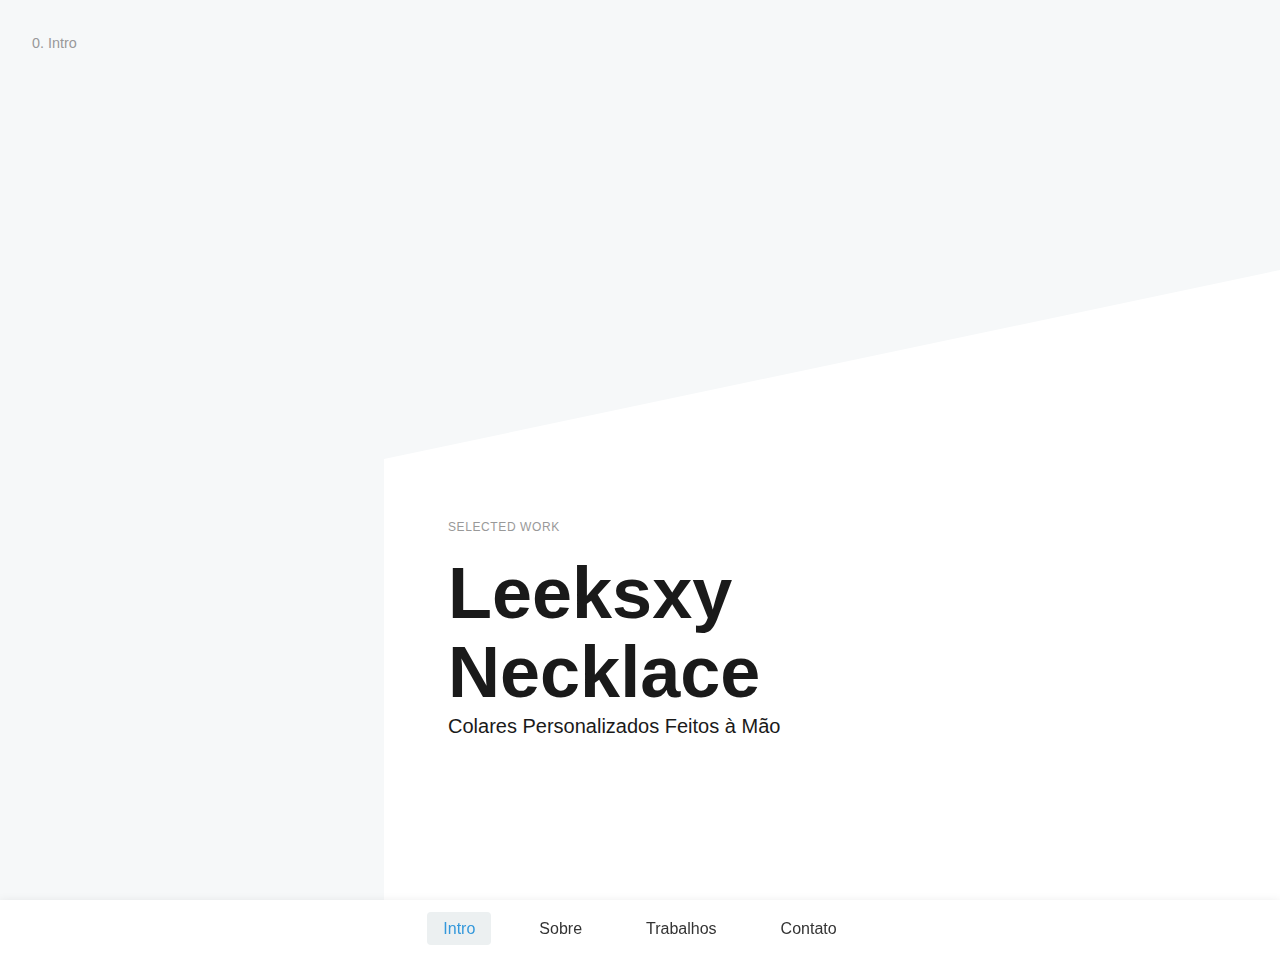
<file: index.html>
<!DOCTYPE html>
<html lang="pt-BR">
<head>
    <meta charset="UTF-8">
    <meta name="viewport" content="width=device-width, initial-scale=1.0">
    <title>Leeksxy Necklace - Colares Personalizados</title>
    <link rel="stylesheet" href="css/style.css">
</head>
<body>
    <!-- 1. Intro -->
    <section class="intro-section">
        <div class="intro-label">0. Intro</div>
        <div class="intro-diagonal-area">
            <div class="intro-content">
                <p class="intro-selected-work">SELECTED WORK</p>
                <h1 class="intro-name">Leeksxy Necklace</h1>
                <p class="intro-subtitle">Colares Personalizados Feitos à Mão</p>
            </div>
        </div>
    </section>

    <!-- Navigation -->
    <nav class="main-nav">
        <ul>
            <li><a href="index.html" class="active">Intro</a></li>
            <li><a href="about.html">Sobre</a></li>
            <li><a href="my-work.html">Trabalhos</a></li>
            <li><a href="thank-you.html">Contato</a></li>
        </ul>
    </nav>

    <script src="js/codigo.js"></script>
</body>
</html>
</file>
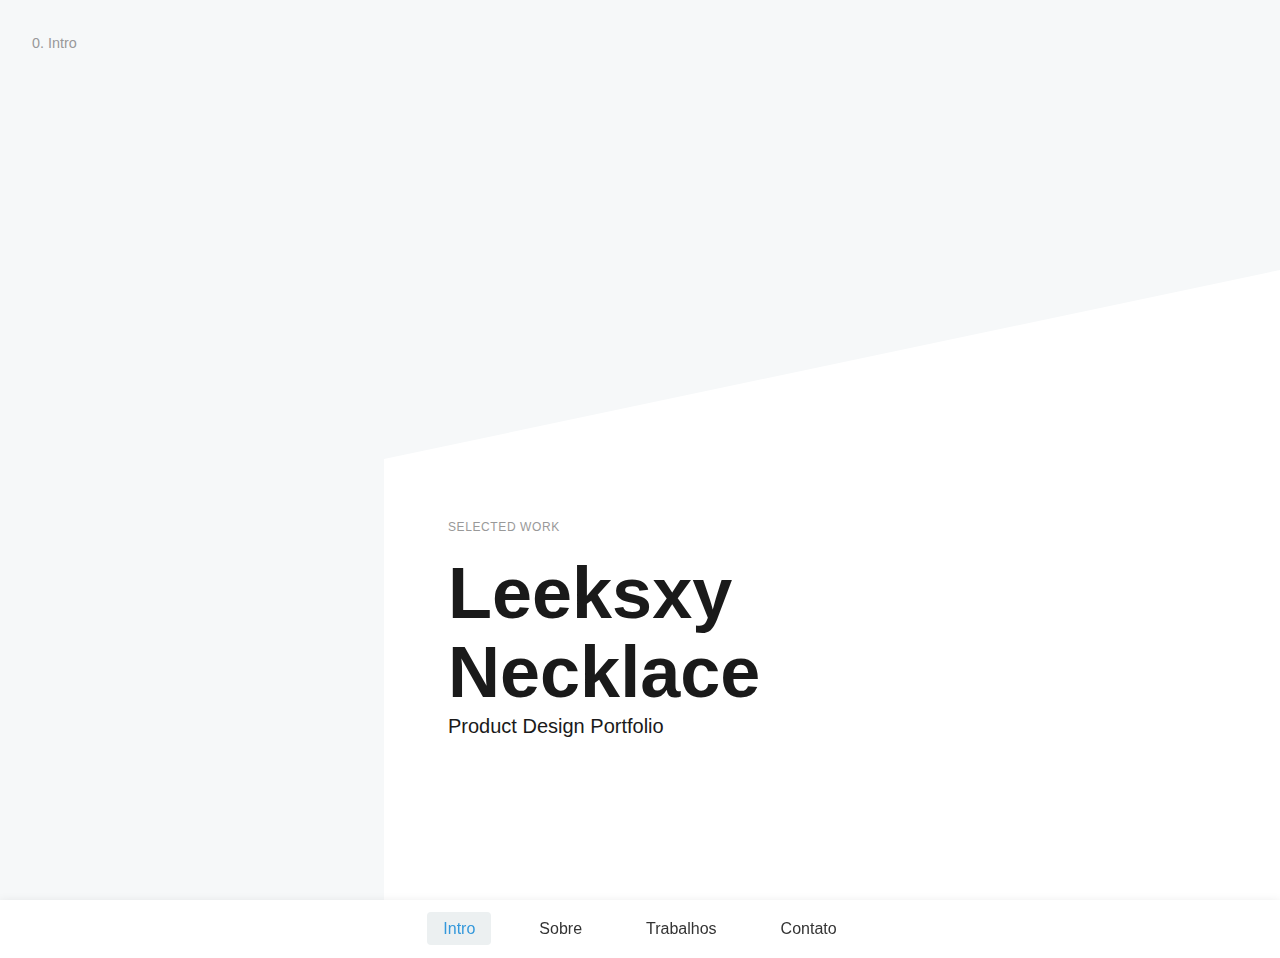
<file: pages/index.html>
<!DOCTYPE html>
<html lang="pt-BR">
<head>
    <meta charset="UTF-8">
    <meta name="viewport" content="width=device-width, initial-scale=1.0">
    <title>Portfolio Leeksxy - Product Design Portfolio</title>
    <link rel="stylesheet" href="css/style.css">
</head>
<body>
    <!-- 1. Intro -->
    <section class="intro-section">
        <div class="intro-label">0. Intro</div>
        <div class="intro-diagonal-area">
            <div class="intro-content">
                <p class="intro-selected-work">SELECTED WORK</p>
                <h1 class="intro-name">Leeksxy Necklace</h1>
                <p class="intro-subtitle">Product Design Portfolio</p>
            </div>
        </div>
    </section>

    <!-- Navigation -->
    <nav class="main-nav">
        <ul>
            <li><a href="index.html" class="active">Intro</a></li>
            <li><a href="about.html">Sobre</a></li>
            <li><a href="my-work.html">Trabalhos</a></li>
            <li><a href="thank-you.html">Contato</a></li>
        </ul>
    </nav>

    <script src="js/codigo.js"></script>
</body>
</html>
</file>
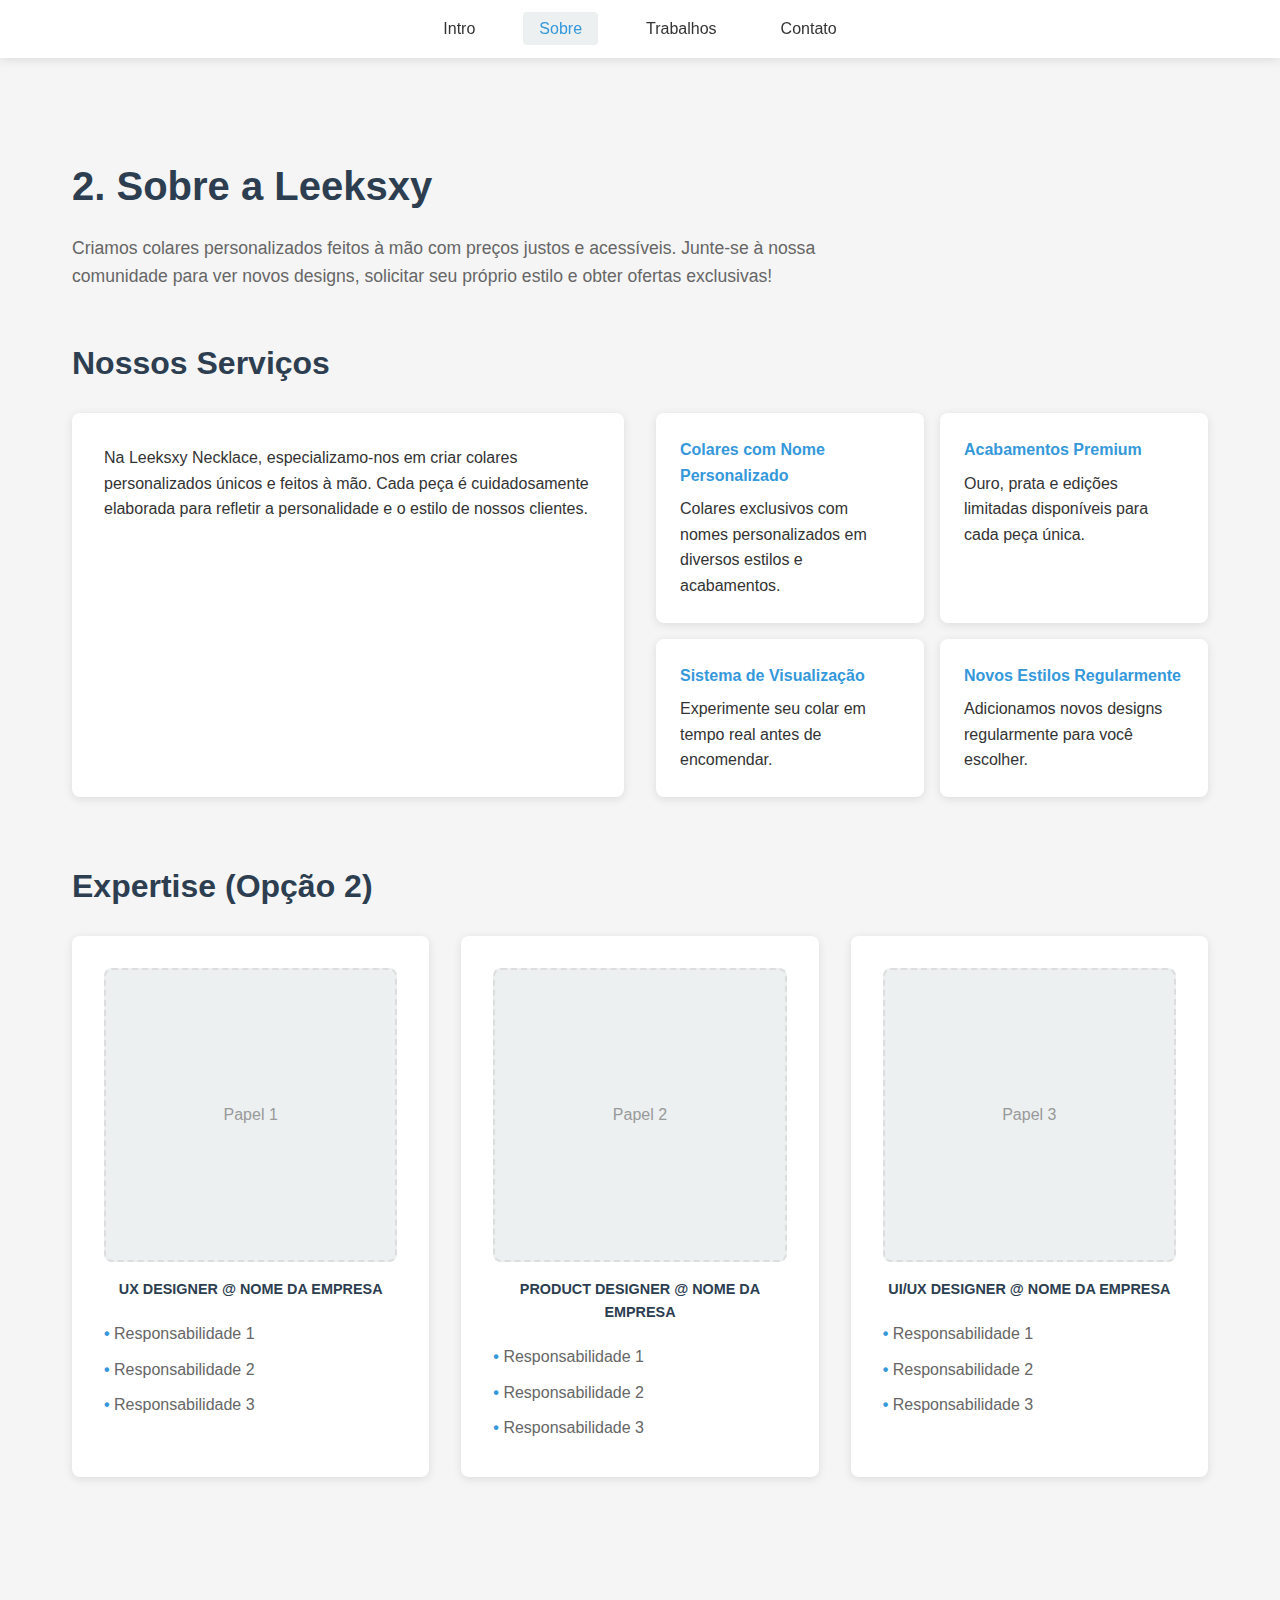
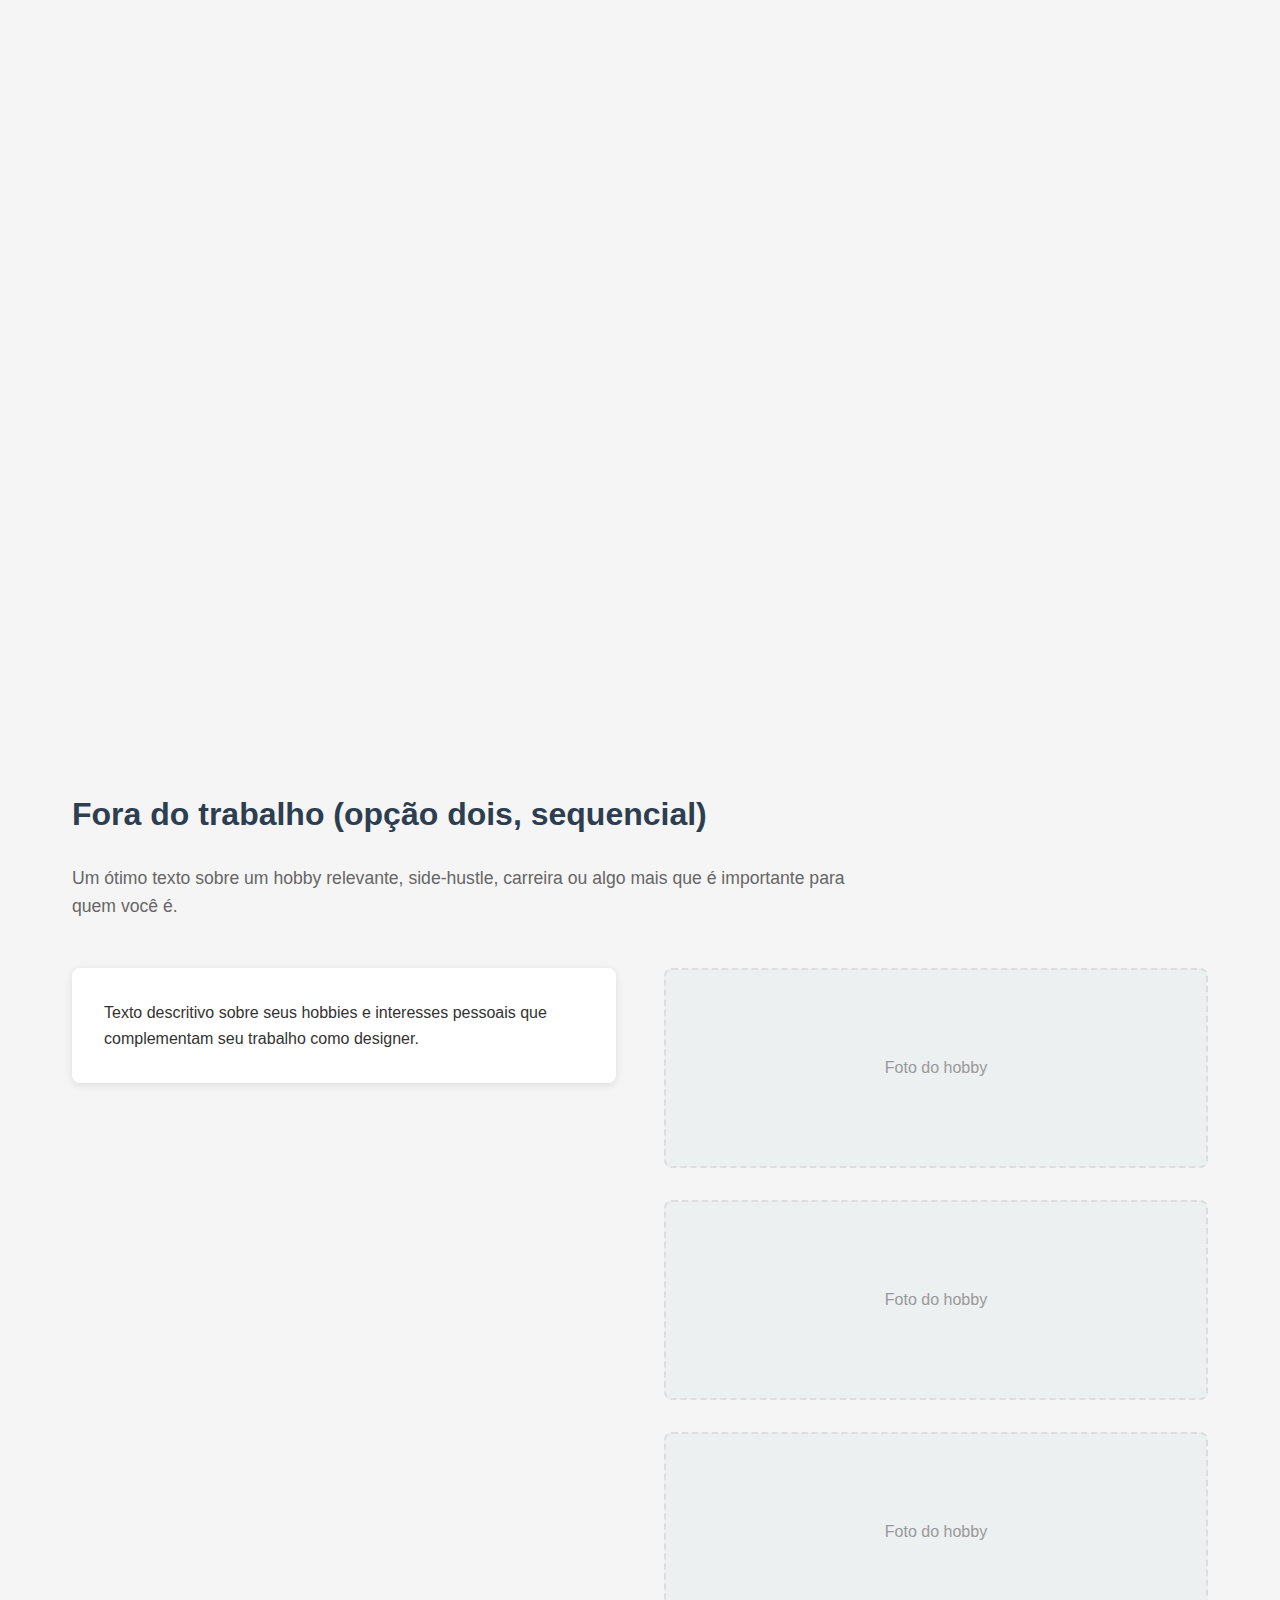
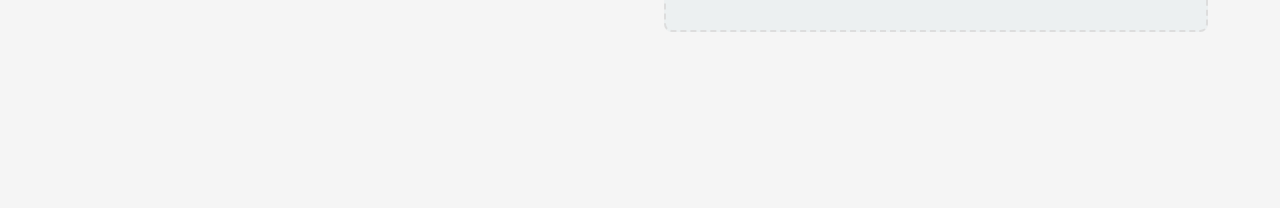
<file: about.html>
<!DOCTYPE html>
<html lang="pt-BR">
<head>
    <meta charset="UTF-8">
    <meta name="viewport" content="width=device-width, initial-scale=1.0">
    <title>Sobre - Leeksxy Necklace</title>
    <link rel="stylesheet" href="css/style.css">
</head>
<body>
    <!-- Navigation -->
    <nav class="main-nav">
        <ul>
            <li><a href="index.html">Intro</a></li>
            <li><a href="about.html" class="active">Sobre</a></li>
            <li><a href="my-work.html">Trabalhos</a></li>
            <li><a href="thank-you.html">Contato</a></li>
        </ul>
    </nav>

    <!-- 2. About you -->
    <section class="about-section">
        <div class="container">
            <h2 class="section-title">2. Sobre a Leeksxy</h2>
            <p class="section-description">
                Criamos colares personalizados feitos à mão com preços justos e acessíveis. 
                Junte-se à nossa comunidade para ver novos designs, solicitar seu próprio estilo e obter ofertas exclusivas!
            </p>

            <!-- 1. Expertise (visual) -->
            <div class="expertise-section">
                <h3 class="subsection-title">Nossos Serviços</h3>
                <div class="expertise-grid">
                    <div class="expertise-text">
                        <p>Na Leeksxy Necklace, especializamo-nos em criar colares personalizados únicos e feitos à mão. Cada peça é cuidadosamente elaborada para refletir a personalidade e o estilo de nossos clientes.</p>
                    </div>
                    <div class="expertise-roles">
                        <div class="role-card">
                            <h4>Colares com Nome Personalizado</h4>
                            <p>Colares exclusivos com nomes personalizados em diversos estilos e acabamentos.</p>
                        </div>
                        <div class="role-card">
                            <h4>Acabamentos Premium</h4>
                            <p>Ouro, prata e edições limitadas disponíveis para cada peça única.</p>
                        </div>
                        <div class="role-card">
                            <h4>Sistema de Visualização</h4>
                            <p>Experimente seu colar em tempo real antes de encomendar.</p>
                        </div>
                        <div class="role-card">
                            <h4>Novos Estilos Regularmente</h4>
                            <p>Adicionamos novos designs regularmente para você escolher.</p>
                        </div>
                    </div>
                </div>
            </div>

            <!-- 1. Expertise (3 up) - Alternative -->
            <div class="expertise-alternative">
                <h3 class="subsection-title">Expertise (Opção 2)</h3>
                <div class="expertise-three-up">
                    <div class="expertise-item">
                        <div class="expertise-image-placeholder">Papel 1</div>
                        <h4>UX DESIGNER @ NOME DA EMPRESA</h4>
                        <ul>
                            <li>Responsabilidade 1</li>
                            <li>Responsabilidade 2</li>
                            <li>Responsabilidade 3</li>
                        </ul>
                    </div>
                    <div class="expertise-item">
                        <div class="expertise-image-placeholder">Papel 2</div>
                        <h4>PRODUCT DESIGNER @ NOME DA EMPRESA</h4>
                        <ul>
                            <li>Responsabilidade 1</li>
                            <li>Responsabilidade 2</li>
                            <li>Responsabilidade 3</li>
                        </ul>
                    </div>
                    <div class="expertise-item">
                        <div class="expertise-image-placeholder">Papel 3</div>
                        <h4>UI/UX DESIGNER @ NOME DA EMPRESA</h4>
                        <ul>
                            <li>Responsabilidade 1</li>
                            <li>Responsabilidade 2</li>
                            <li>Responsabilidade 3</li>
                        </ul>
                    </div>
                </div>
            </div>

            <!-- 2. Outside of work -->
            <div class="hobbies-section">
                <h3 class="subsection-title">Fora do trabalho</h3>
                <p class="section-description">
                    Descrição curta e objetiva de HOBBIES relevantes para design ou quem VOCÊ é como pessoa.
                </p>
                <div class="hobbies-grid">
                    <div class="hobby-item large">
                        <div class="hobby-image-placeholder">Foto do hobby</div>
                    </div>
                    <div class="hobby-item medium">
                        <div class="hobby-image-placeholder">Foto do hobby</div>
                    </div>
                    <div class="hobby-item medium">
                        <div class="hobby-image-placeholder">Foto do hobby</div>
                    </div>
                    <div class="hobby-item small">
                        <div class="hobby-image-placeholder">Foto do hobby</div>
                    </div>
                    <div class="hobby-item small">
                        <div class="hobby-image-placeholder">Foto do hobby</div>
                    </div>
                </div>
            </div>

            <!-- 2. Outside of work (sidebar) - Alternative -->
            <div class="hobbies-sidebar-section">
                <h3 class="subsection-title">Fora do trabalho (opção dois, sequencial)</h3>
                <p class="section-description">
                    Um ótimo texto sobre um hobby relevante, side-hustle, carreira ou algo mais que é importante para quem você é.
                </p>
                <div class="hobbies-sidebar">
                    <div class="hobbies-text">
                        <p>Texto descritivo sobre seus hobbies e interesses pessoais que complementam seu trabalho como designer.</p>
                    </div>
                    <div class="hobbies-images">
                        <div class="hobby-image-placeholder vertical">Foto do hobby</div>
                        <div class="hobby-image-placeholder vertical">Foto do hobby</div>
                        <div class="hobby-image-placeholder vertical">Foto do hobby</div>
                    </div>
                </div>
            </div>
        </div>
    </section>

    <script src="js/codigo.js"></script>
</body>
</html>
</file>
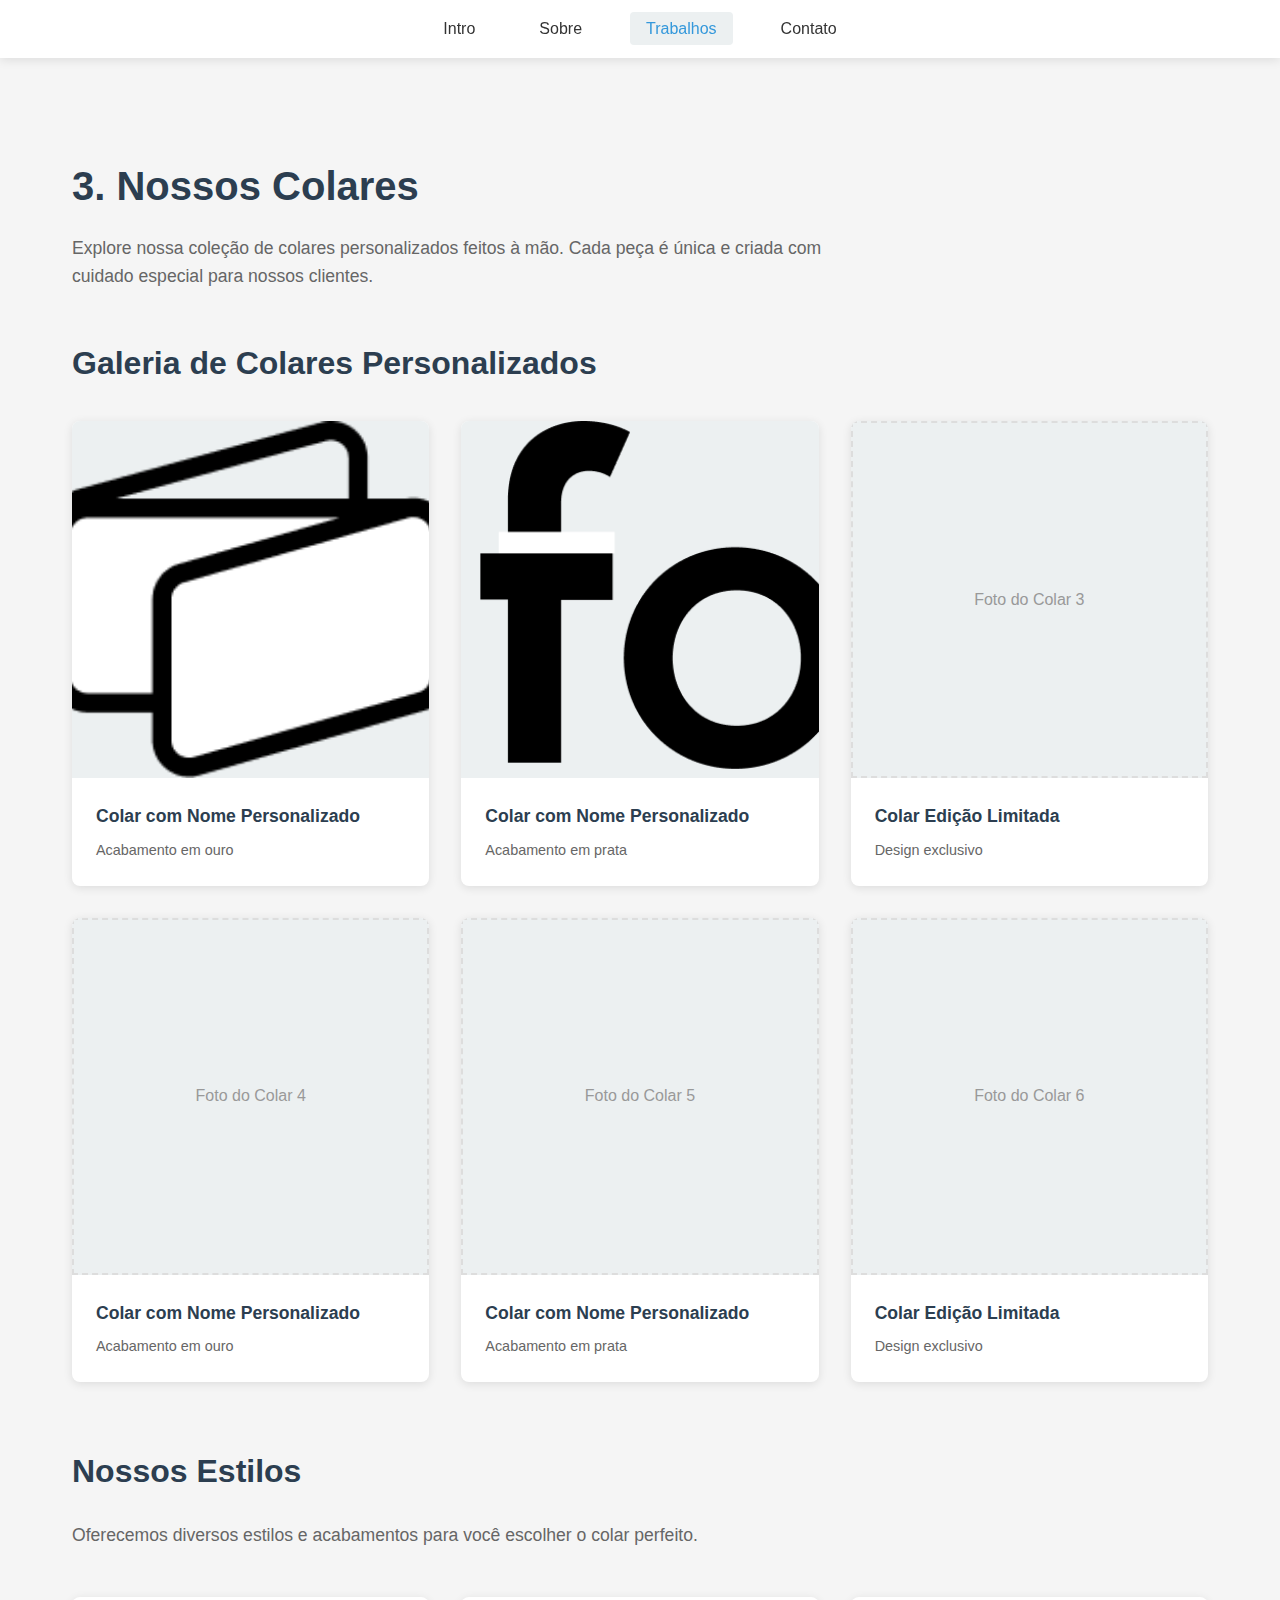
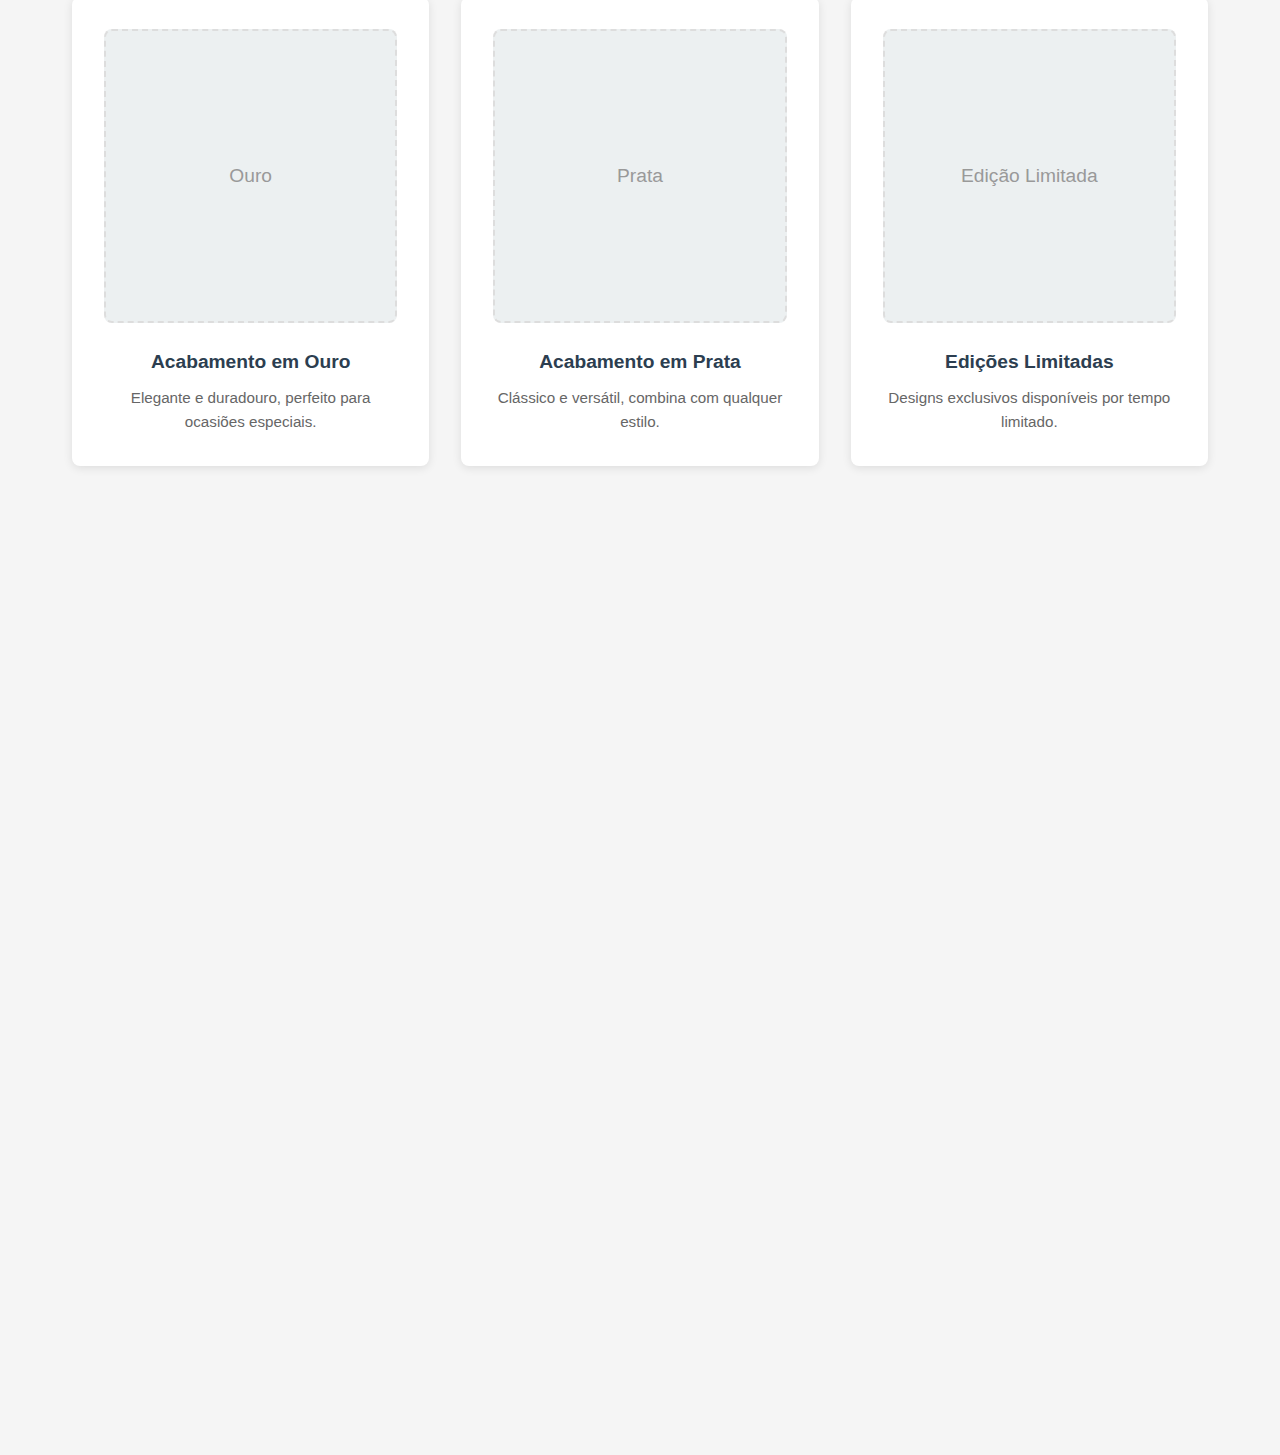
<file: my-work.html>
<!DOCTYPE html>
<html lang="pt-BR">
<head>
    <meta charset="UTF-8">
    <meta name="viewport" content="width=device-width, initial-scale=1.0">
    <title>Nossos Colares - Leeksxy Necklace</title>
    <link rel="stylesheet" href="css/style.css">
</head>
<body>
    <!-- Navigation -->
    <nav class="main-nav">
        <ul>
            <li><a href="index.html">Intro</a></li>
            <li><a href="about.html">Sobre</a></li>
            <li><a href="my-work.html" class="active">Trabalhos</a></li>
            <li><a href="thank-you.html">Contato</a></li>
        </ul>
    </nav>

    <!-- 3. Your Work -->
    <section class="work-section">
        <div class="container">
            <h2 class="section-title">3. Nossos Colares</h2>
            <p class="section-description">
                Explore nossa coleção de colares personalizados feitos à mão. Cada peça é única e criada com cuidado especial para nossos clientes.
            </p>

            <!-- Galeria de Colares -->
            <div class="necklace-gallery">
                <h3 class="subsection-title">Galeria de Colares Personalizados</h3>
                
                <!-- Grid de Colares -->
                <div class="necklace-grid">
                    <div class="necklace-item">
                        <div class="necklace-image">
                            <img src="img/image.png" alt="Colar personalizado 1" onerror="this.style.display='none'; this.nextElementSibling.style.display='flex';">
                            <div class="necklace-placeholder" style="display: none;">
                                <span>Foto do Colar 1</span>
                            </div>
                        </div>
                        <div class="necklace-info">
                            <h4>Colar com Nome Personalizado</h4>
                            <p>Acabamento em ouro</p>
                        </div>
                    </div>

                    <div class="necklace-item">
                        <div class="necklace-image">
                            <img src="img/image2.png" alt="Colar personalizado 2" onerror="this.style.display='none'; this.nextElementSibling.style.display='flex';">
                            <div class="necklace-placeholder" style="display: none;">
                                <span>Foto do Colar 2</span>
                            </div>
                        </div>
                        <div class="necklace-info">
                            <h4>Colar com Nome Personalizado</h4>
                            <p>Acabamento em prata</p>
                        </div>
                    </div>

                    <div class="necklace-item">
                        <div class="necklace-image">
                            <div class="necklace-placeholder">
                                <span>Foto do Colar 3</span>
                            </div>
                        </div>
                        <div class="necklace-info">
                            <h4>Colar Edição Limitada</h4>
                            <p>Design exclusivo</p>
                        </div>
                    </div>

                    <div class="necklace-item">
                        <div class="necklace-image">
                            <div class="necklace-placeholder">
                                <span>Foto do Colar 4</span>
                            </div>
                        </div>
                        <div class="necklace-info">
                            <h4>Colar com Nome Personalizado</h4>
                            <p>Acabamento em ouro</p>
                        </div>
                    </div>

                    <div class="necklace-item">
                        <div class="necklace-image">
                            <div class="necklace-placeholder">
                                <span>Foto do Colar 5</span>
                            </div>
                        </div>
                        <div class="necklace-info">
                            <h4>Colar com Nome Personalizado</h4>
                            <p>Acabamento em prata</p>
                        </div>
                    </div>

                    <div class="necklace-item">
                        <div class="necklace-image">
                            <div class="necklace-placeholder">
                                <span>Foto do Colar 6</span>
                            </div>
                        </div>
                        <div class="necklace-info">
                            <h4>Colar Edição Limitada</h4>
                            <p>Design exclusivo</p>
                        </div>
                    </div>
                </div>
            </div>

            <!-- Seção de Estilos -->
            <div class="styles-section">
                <h3 class="subsection-title">Nossos Estilos</h3>
                <p class="section-description">
                    Oferecemos diversos estilos e acabamentos para você escolher o colar perfeito.
                </p>
                <div class="styles-grid">
                    <div class="style-item">
                        <div class="style-image-placeholder">Ouro</div>
                        <h4>Acabamento em Ouro</h4>
                        <p>Elegante e duradouro, perfeito para ocasiões especiais.</p>
                    </div>
                    <div class="style-item">
                        <div class="style-image-placeholder">Prata</div>
                        <h4>Acabamento em Prata</h4>
                        <p>Clássico e versátil, combina com qualquer estilo.</p>
                    </div>
                    <div class="style-item">
                        <div class="style-image-placeholder">Edição Limitada</div>
                        <h4>Edições Limitadas</h4>
                        <p>Designs exclusivos disponíveis por tempo limitado.</p>
                    </div>
                </div>
            </div>

            <!-- Depoimentos -->
            <div class="testimonial-section">
                <h3 class="subsection-title">O que nossos clientes dizem</h3>
                <div class="testimonial-content">
                    <div class="testimonial-text">
                        <blockquote>
                            "Adorei meu colar personalizado! A qualidade é excepcional e o processo foi muito fácil. 
                            Recomendo para todos que querem algo único e especial."
                        </blockquote>
                        <p class="testimonial-author">— Cliente satisfeita</p>
                    </div>
                    <div class="testimonial-image-placeholder">
                        Foto de cliente usando o colar
                    </div>
                </div>
            </div>
        </div>
    </section>

    <script src="js/codigo.js"></script>
</body>
</html>
</file>
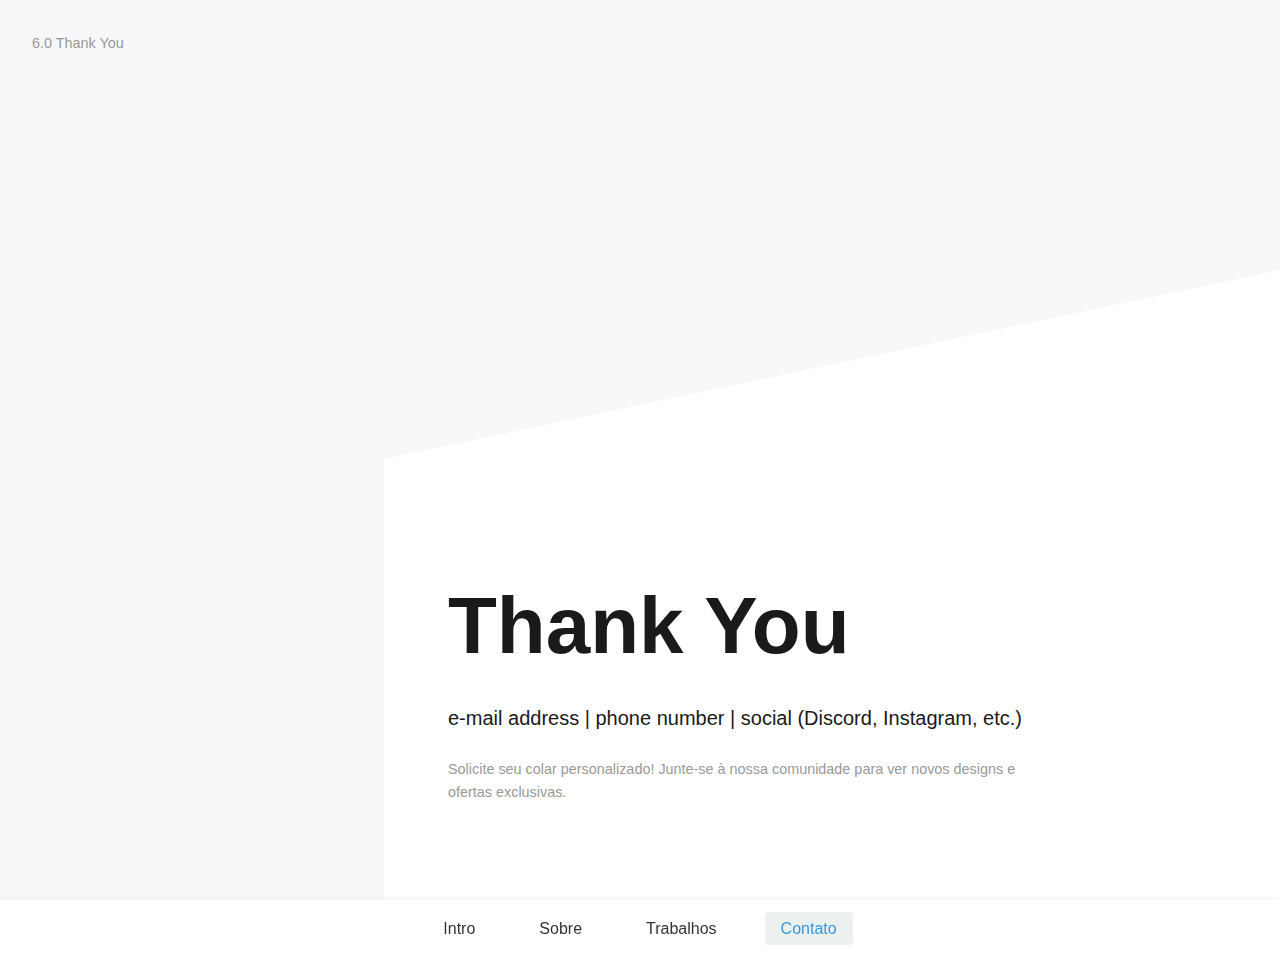
<file: thank-you.html>
<!DOCTYPE html>
<html lang="pt-BR">
<head>
    <meta charset="UTF-8">
    <meta name="viewport" content="width=device-width, initial-scale=1.0">
    <title>Contato - Leeksxy Necklace</title>
    <link rel="stylesheet" href="css/style.css">
</head>
<body>
    <!-- 4. Closing -->
    <section class="closing-section">
        <div class="closing-label">6.0 Thank You</div>
        <div class="closing-diagonal-area">
            <div class="closing-content">
                <h1 class="closing-title">Thank You</h1>
                <p class="contact-info-line">
                    e-mail address | phone number | social (Discord, Instagram, etc.)
                </p>
                <p class="contact-additional">
                    Solicite seu colar personalizado! Junte-se à nossa comunidade para ver novos designs e ofertas exclusivas.
                </p>
            </div>
        </div>
    </section>

    <!-- Navigation -->
    <nav class="main-nav">
        <ul>
            <li><a href="index.html">Intro</a></li>
            <li><a href="about.html">Sobre</a></li>
            <li><a href="my-work.html">Trabalhos</a></li>
            <li><a href="thank-you.html" class="active">Contato</a></li>
        </ul>
    </nav>

    <script src="js/codigo.js"></script>
</body>
</html>
</file>
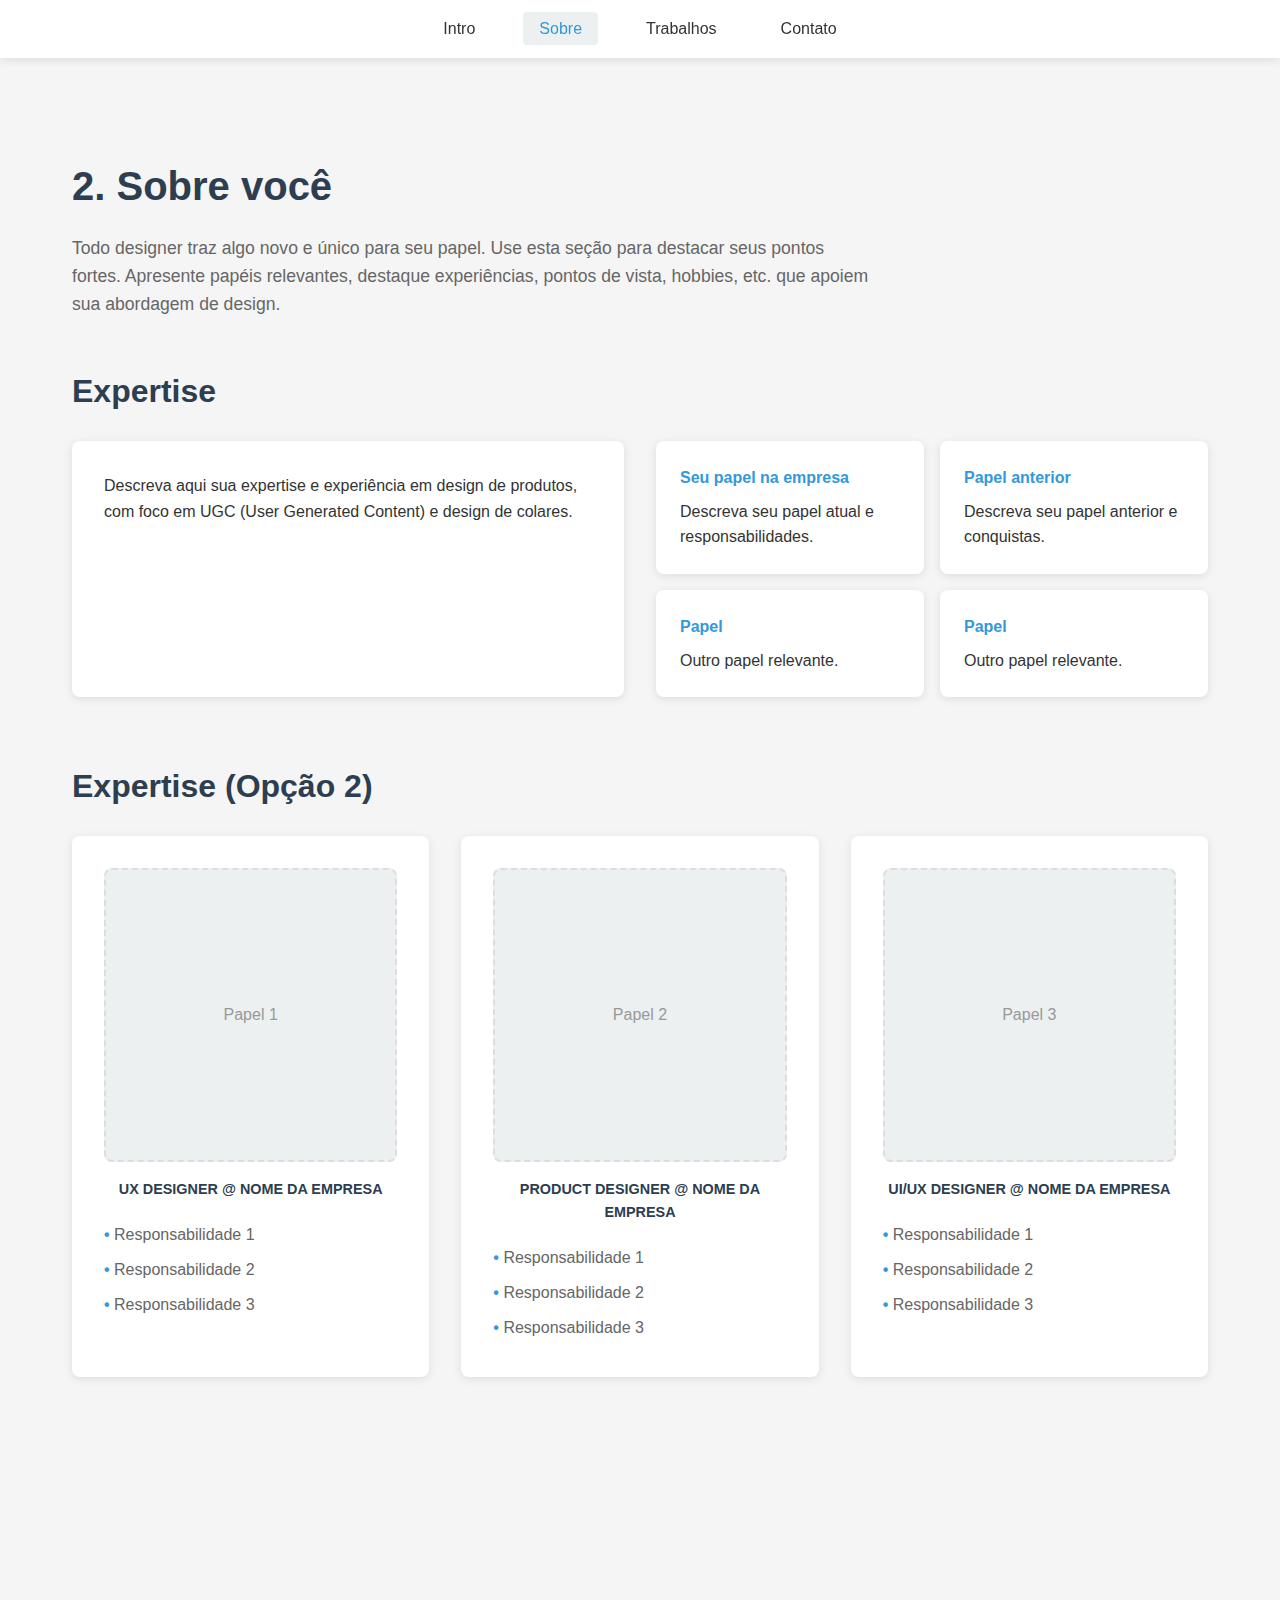
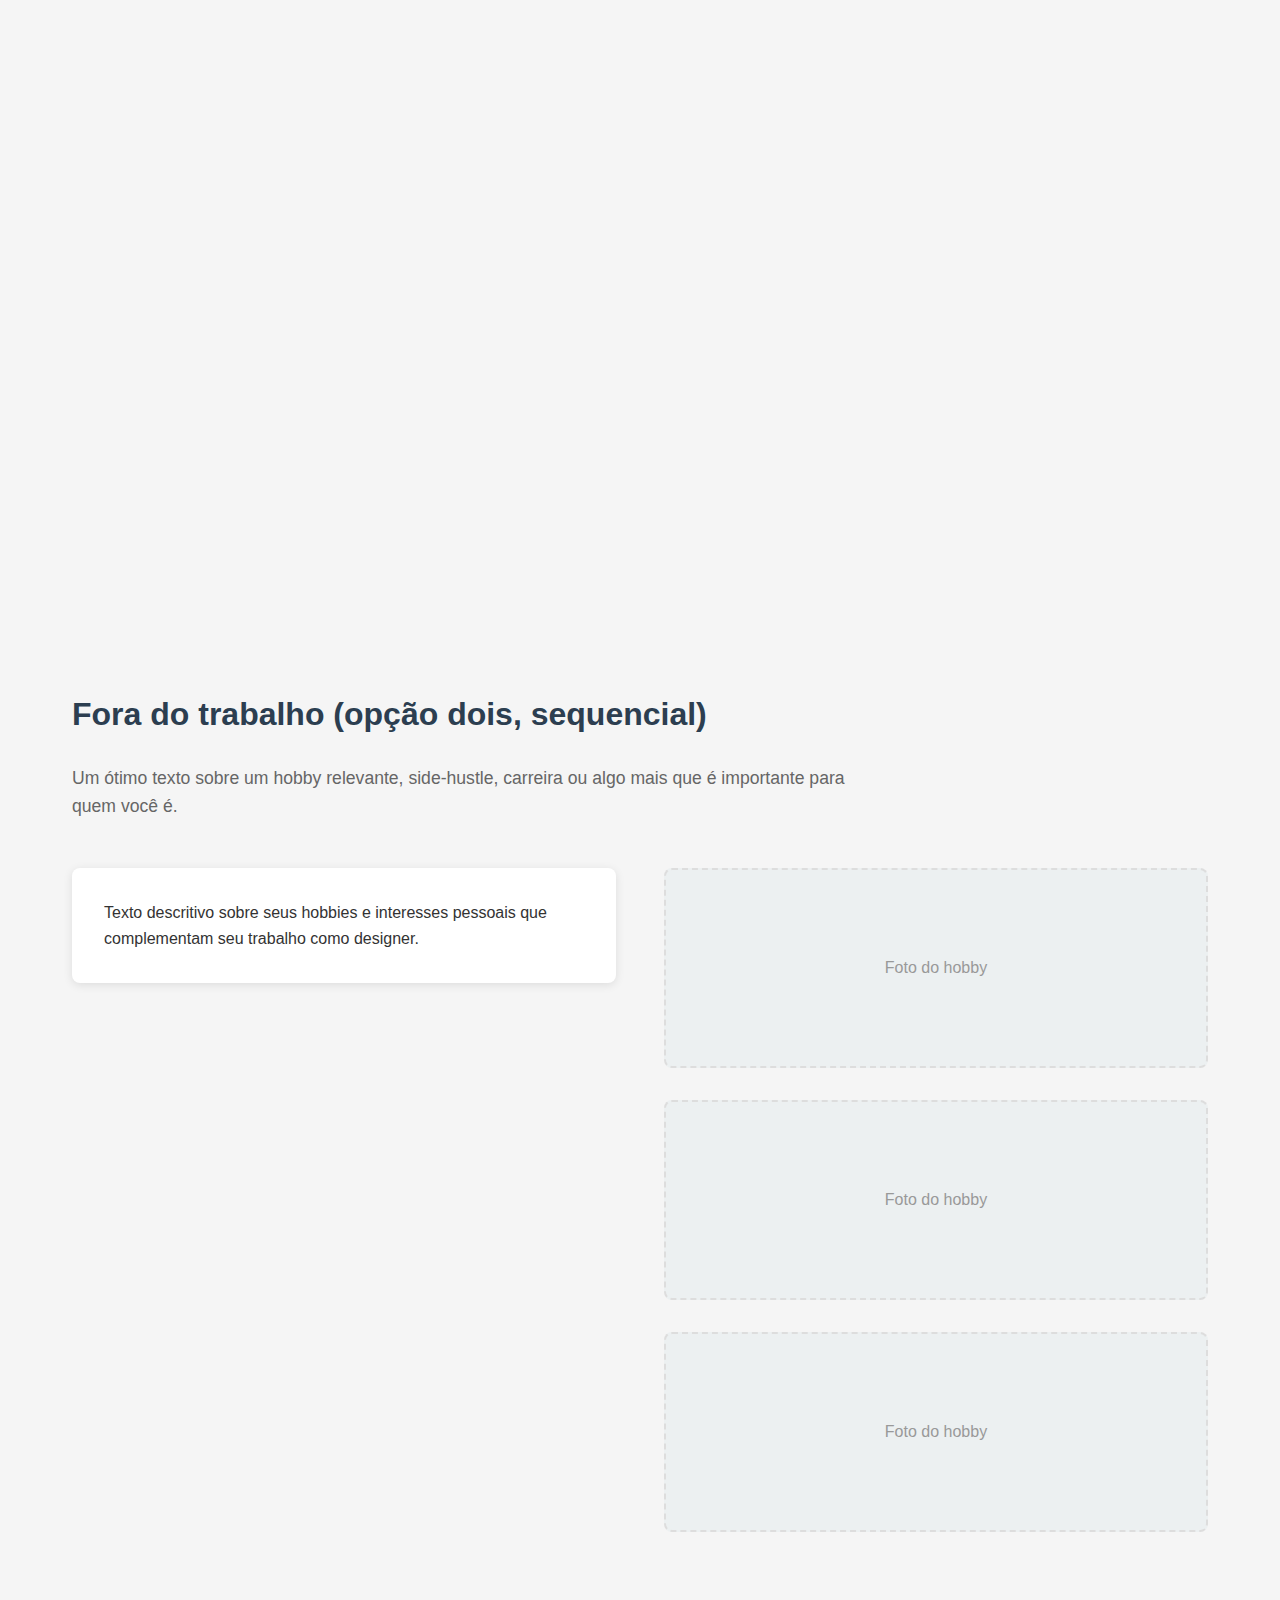
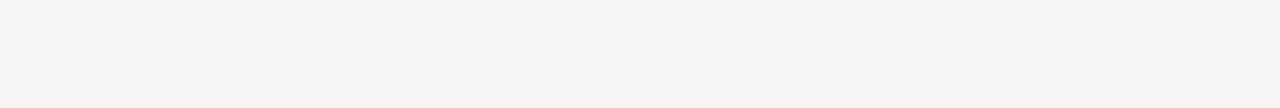
<file: pages/about.html>
<!DOCTYPE html>
<html lang="pt-BR">
<head>
    <meta charset="UTF-8">
    <meta name="viewport" content="width=device-width, initial-scale=1.0">
    <title>Sobre - Portfolio Leeksxy</title>
    <link rel="stylesheet" href="css/style.css">
</head>
<body>
    <!-- Navigation -->
    <nav class="main-nav">
        <ul>
            <li><a href="index.html">Intro</a></li>
            <li><a href="about.html" class="active">Sobre</a></li>
            <li><a href="my-work.html">Trabalhos</a></li>
            <li><a href="thank-you.html">Contato</a></li>
        </ul>
    </nav>

    <!-- 2. About you -->
    <section class="about-section">
        <div class="container">
            <h2 class="section-title">2. Sobre você</h2>
            <p class="section-description">
                Todo designer traz algo novo e único para seu papel. Use esta seção para destacar seus pontos fortes. 
                Apresente papéis relevantes, destaque experiências, pontos de vista, hobbies, etc. que apoiem sua abordagem de design.
            </p>

            <!-- 1. Expertise (visual) -->
            <div class="expertise-section">
                <h3 class="subsection-title">Expertise</h3>
                <div class="expertise-grid">
                    <div class="expertise-text">
                        <p>Descreva aqui sua expertise e experiência em design de produtos, com foco em UGC (User Generated Content) e design de colares.</p>
                    </div>
                    <div class="expertise-roles">
                        <div class="role-card">
                            <h4>Seu papel na empresa</h4>
                            <p>Descreva seu papel atual e responsabilidades.</p>
                        </div>
                        <div class="role-card">
                            <h4>Papel anterior</h4>
                            <p>Descreva seu papel anterior e conquistas.</p>
                        </div>
                        <div class="role-card">
                            <h4>Papel</h4>
                            <p>Outro papel relevante.</p>
                        </div>
                        <div class="role-card">
                            <h4>Papel</h4>
                            <p>Outro papel relevante.</p>
                        </div>
                    </div>
                </div>
            </div>

            <!-- 1. Expertise (3 up) - Alternative -->
            <div class="expertise-alternative">
                <h3 class="subsection-title">Expertise (Opção 2)</h3>
                <div class="expertise-three-up">
                    <div class="expertise-item">
                        <div class="expertise-image-placeholder">Papel 1</div>
                        <h4>UX DESIGNER @ NOME DA EMPRESA</h4>
                        <ul>
                            <li>Responsabilidade 1</li>
                            <li>Responsabilidade 2</li>
                            <li>Responsabilidade 3</li>
                        </ul>
                    </div>
                    <div class="expertise-item">
                        <div class="expertise-image-placeholder">Papel 2</div>
                        <h4>PRODUCT DESIGNER @ NOME DA EMPRESA</h4>
                        <ul>
                            <li>Responsabilidade 1</li>
                            <li>Responsabilidade 2</li>
                            <li>Responsabilidade 3</li>
                        </ul>
                    </div>
                    <div class="expertise-item">
                        <div class="expertise-image-placeholder">Papel 3</div>
                        <h4>UI/UX DESIGNER @ NOME DA EMPRESA</h4>
                        <ul>
                            <li>Responsabilidade 1</li>
                            <li>Responsabilidade 2</li>
                            <li>Responsabilidade 3</li>
                        </ul>
                    </div>
                </div>
            </div>

            <!-- 2. Outside of work -->
            <div class="hobbies-section">
                <h3 class="subsection-title">Fora do trabalho</h3>
                <p class="section-description">
                    Descrição curta e objetiva de HOBBIES relevantes para design ou quem VOCÊ é como pessoa.
                </p>
                <div class="hobbies-grid">
                    <div class="hobby-item large">
                        <div class="hobby-image-placeholder">Foto do hobby</div>
                    </div>
                    <div class="hobby-item medium">
                        <div class="hobby-image-placeholder">Foto do hobby</div>
                    </div>
                    <div class="hobby-item medium">
                        <div class="hobby-image-placeholder">Foto do hobby</div>
                    </div>
                    <div class="hobby-item small">
                        <div class="hobby-image-placeholder">Foto do hobby</div>
                    </div>
                    <div class="hobby-item small">
                        <div class="hobby-image-placeholder">Foto do hobby</div>
                    </div>
                </div>
            </div>

            <!-- 2. Outside of work (sidebar) - Alternative -->
            <div class="hobbies-sidebar-section">
                <h3 class="subsection-title">Fora do trabalho (opção dois, sequencial)</h3>
                <p class="section-description">
                    Um ótimo texto sobre um hobby relevante, side-hustle, carreira ou algo mais que é importante para quem você é.
                </p>
                <div class="hobbies-sidebar">
                    <div class="hobbies-text">
                        <p>Texto descritivo sobre seus hobbies e interesses pessoais que complementam seu trabalho como designer.</p>
                    </div>
                    <div class="hobbies-images">
                        <div class="hobby-image-placeholder vertical">Foto do hobby</div>
                        <div class="hobby-image-placeholder vertical">Foto do hobby</div>
                        <div class="hobby-image-placeholder vertical">Foto do hobby</div>
                    </div>
                </div>
            </div>
        </div>
    </section>

    <script src="js/codigo.js"></script>
</body>
</html>
</file>
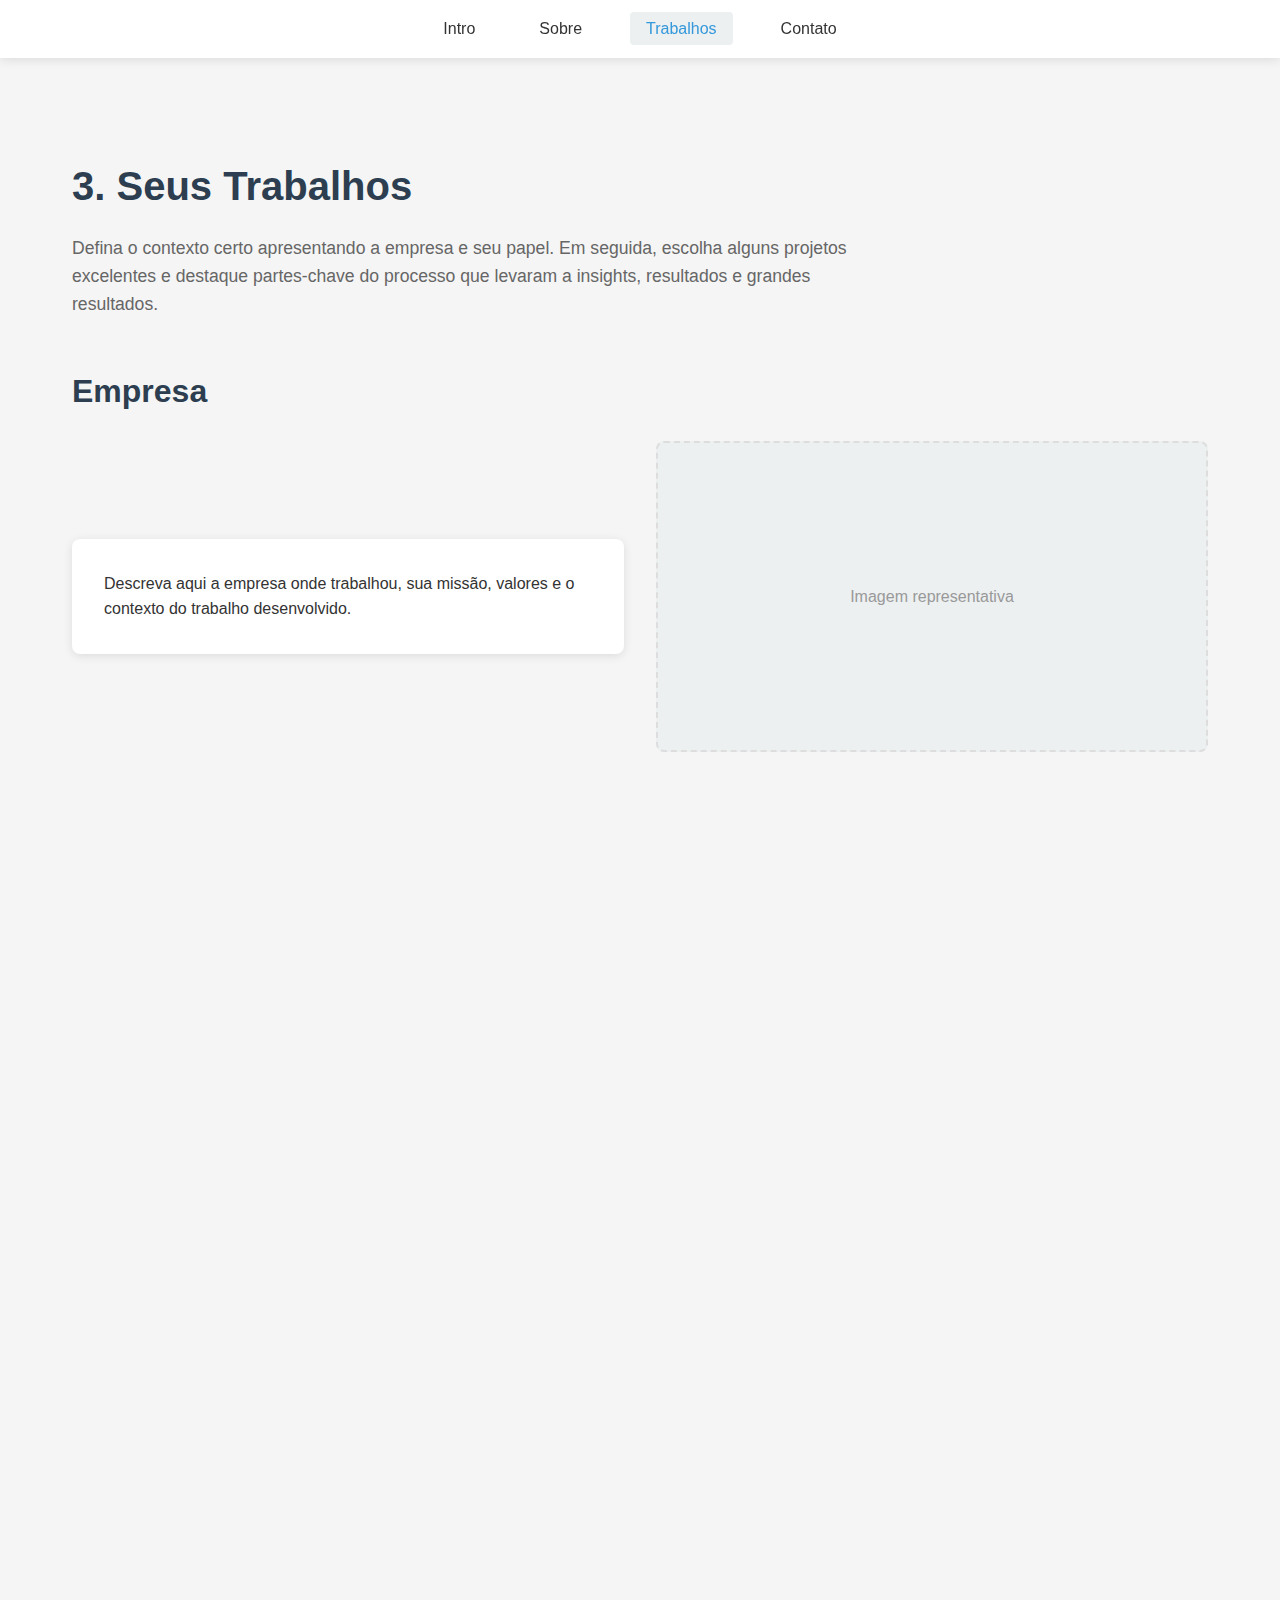
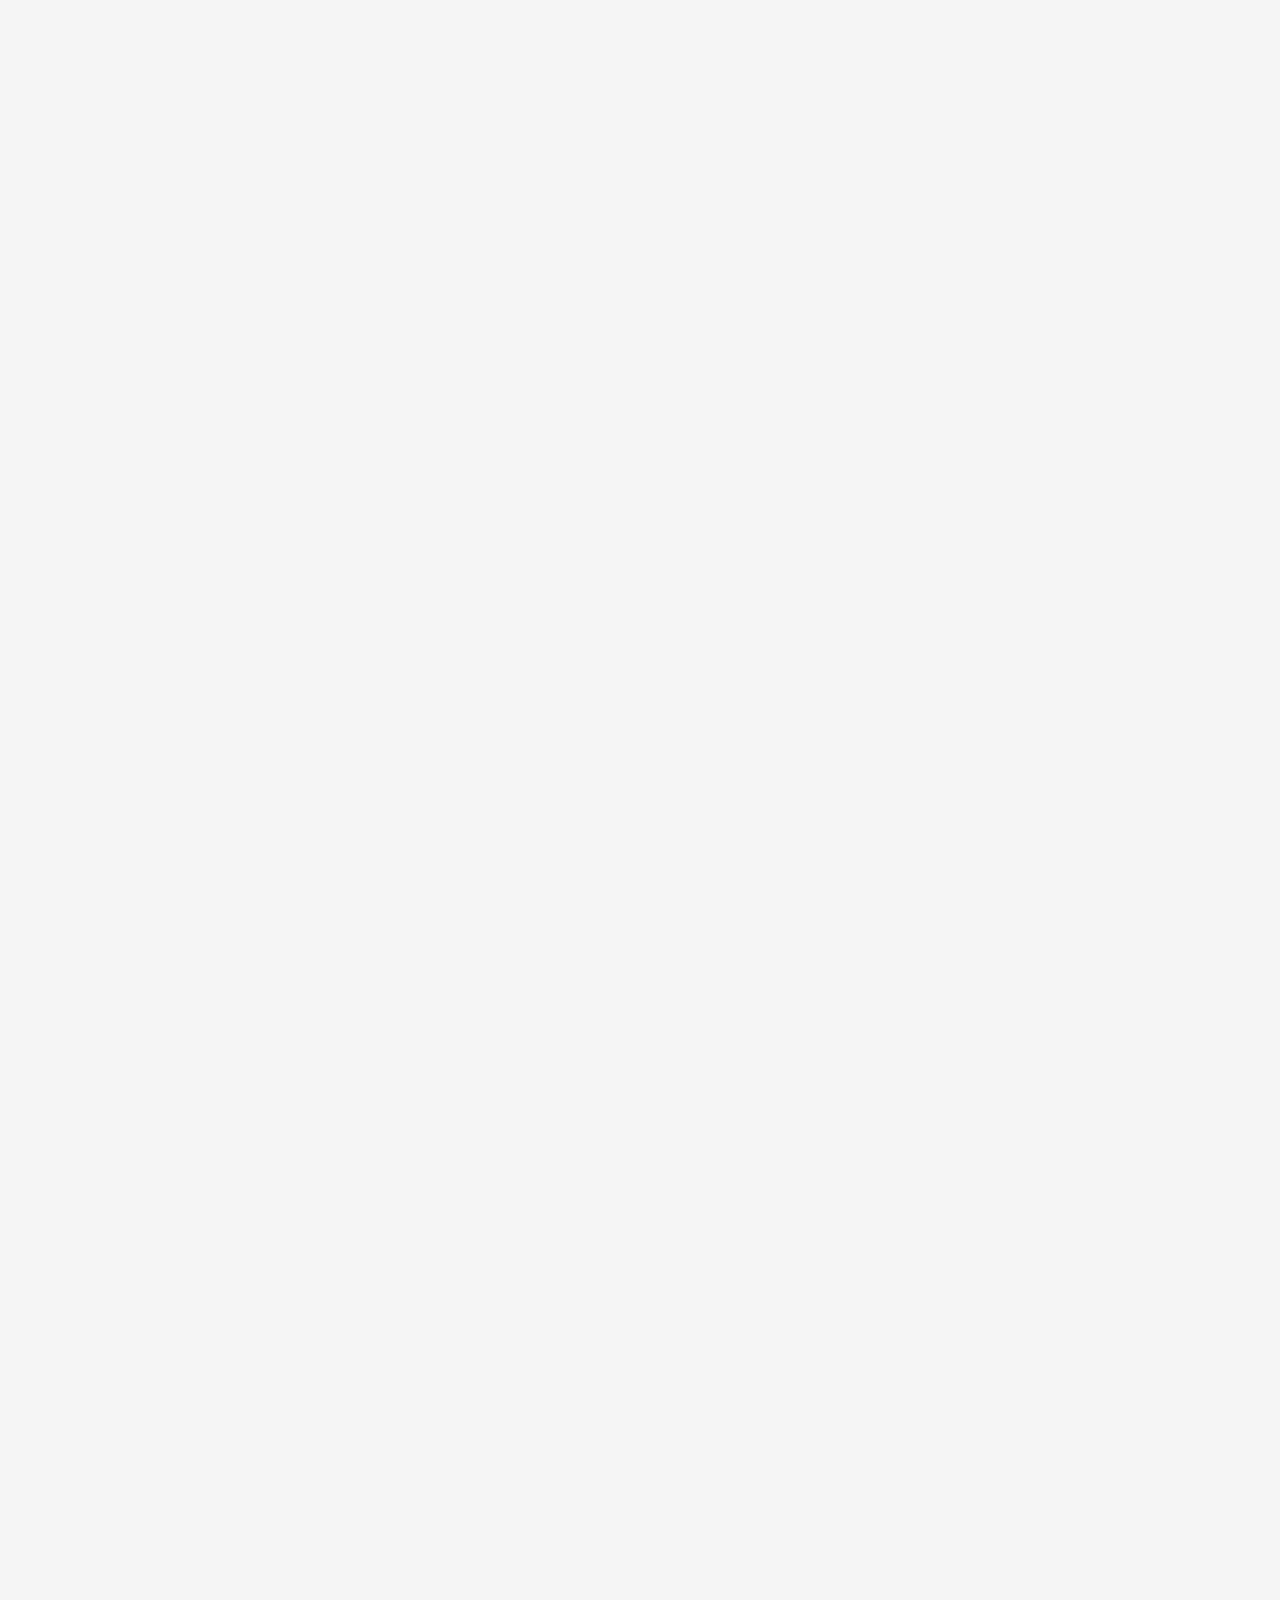
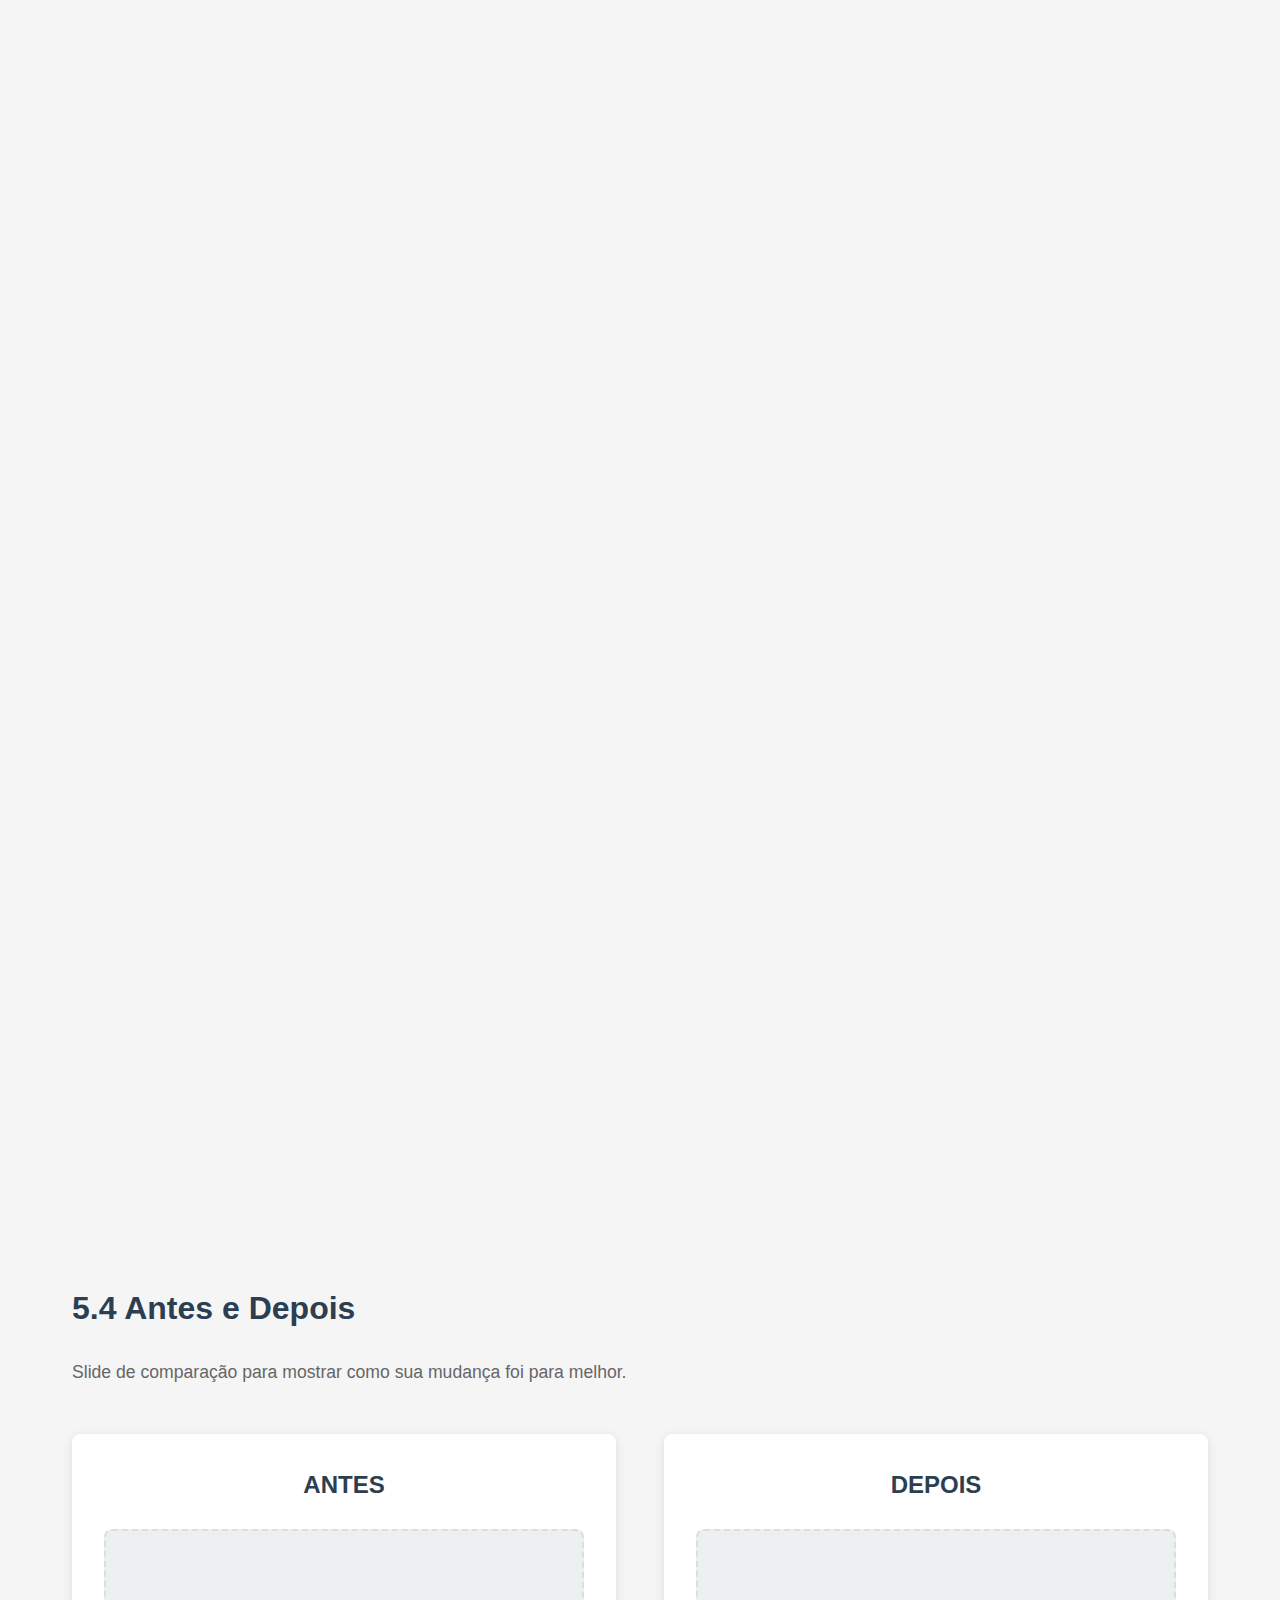
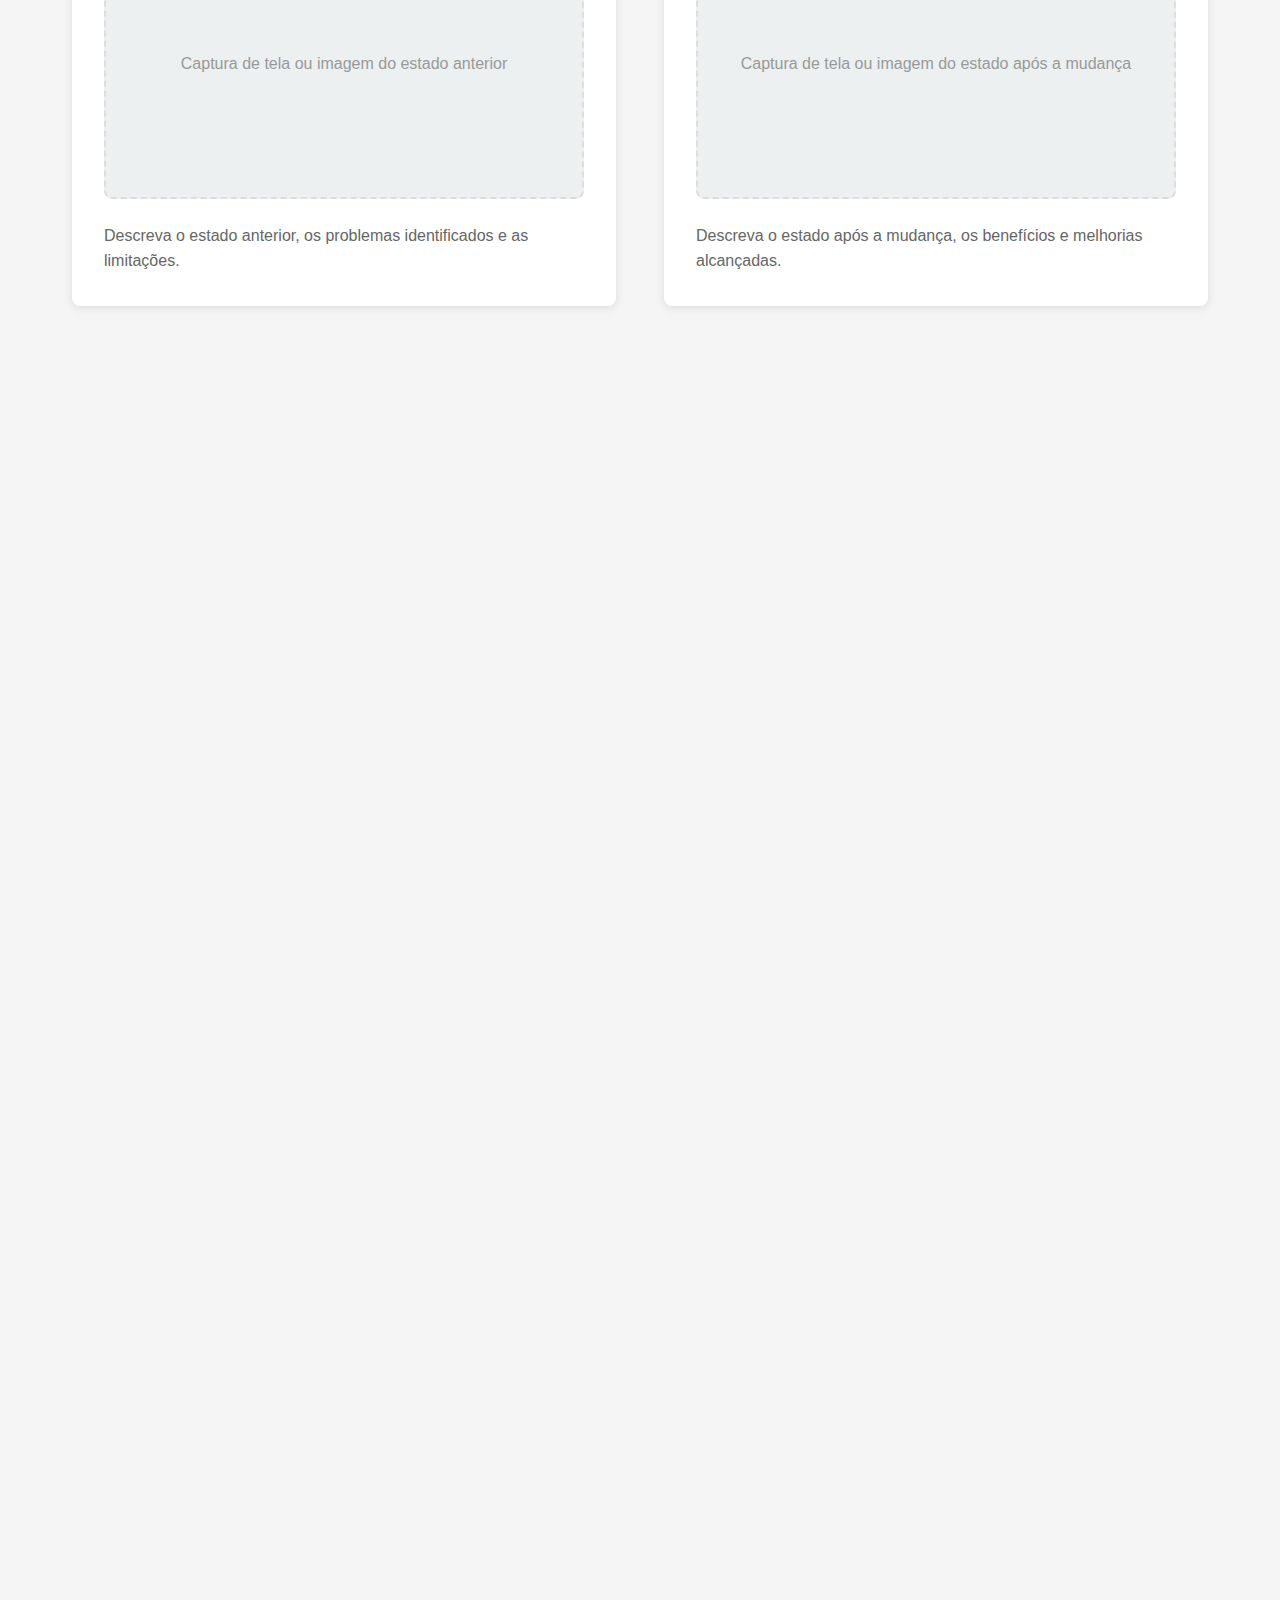
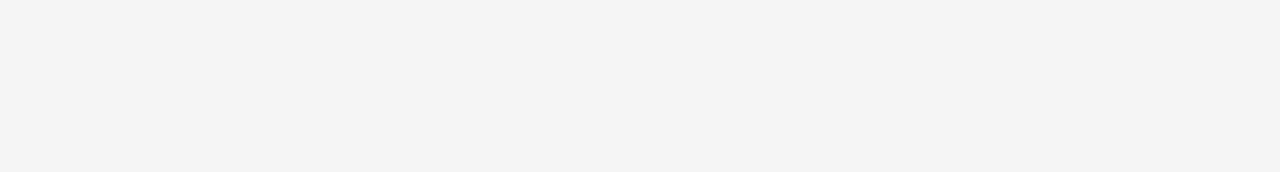
<file: pages/my-work.html>
<!DOCTYPE html>
<html lang="pt-BR">
<head>
    <meta charset="UTF-8">
    <meta name="viewport" content="width=device-width, initial-scale=1.0">
    <title>Meus Trabalhos - Portfolio Leeksxy</title>
    <link rel="stylesheet" href="css/style.css">
</head>
<body>
    <!-- Navigation -->
    <nav class="main-nav">
        <ul>
            <li><a href="index.html">Intro</a></li>
            <li><a href="about.html">Sobre</a></li>
            <li><a href="my-work.html" class="active">Trabalhos</a></li>
            <li><a href="thank-you.html">Contato</a></li>
        </ul>
    </nav>

    <!-- 3. Your Work -->
    <section class="work-section">
        <div class="container">
            <h2 class="section-title">3. Seus Trabalhos</h2>
            <p class="section-description">
                Defina o contexto certo apresentando a empresa e seu papel. Em seguida, escolha alguns projetos excelentes 
                e destaque partes-chave do processo que levaram a insights, resultados e grandes resultados.
            </p>

            <!-- 3. Company intro -->
            <div class="company-intro">
                <h3 class="subsection-title">Empresa</h3>
                <div class="company-content">
                    <div class="company-text">
                        <p>Descreva aqui a empresa onde trabalhou, sua missão, valores e o contexto do trabalho desenvolvido.</p>
                    </div>
                    <div class="company-image-placeholder">
                        Imagem representativa
                    </div>
                </div>
            </div>

            <!-- 4. Your role at company -->
            <div class="role-at-company">
                <h3 class="subsection-title">Título na empresa A</h3>
                <p class="role-description">Eu era responsável por PESQUISA, prototipagem e design visual.</p>
                <div class="role-images">
                    <div class="role-image-placeholder">Foto/ilustração representativa para o papel</div>
                    <div class="role-image-placeholder">Foto/ilustração representativa para o papel</div>
                </div>
                <div class="project-breakdown">
                    <div class="breakdown-item">
                        <h4>EXEMPLO DE BREAKDOWN DO PROJETO</h4>
                        <ul>
                            <li>Item 1</li>
                            <li>Item 2</li>
                            <li>Item 3</li>
                        </ul>
                    </div>
                    <div class="breakdown-item">
                        <h4>EXEMPLO DE BREAKDOWN DO PROJETO</h4>
                        <ul>
                            <li>Item 1</li>
                            <li>Item 2</li>
                            <li>Item 3</li>
                        </ul>
                    </div>
                </div>
            </div>

            <!-- 5. Project description -->
            <div class="project-description">
                <h3 class="subsection-title">Três palavras exatas descrição do problema</h3>
                <div class="project-content">
                    <div class="project-info">
                        <div class="info-section">
                            <h4>PROBLEMA</h4>
                            <p>Descreva o problema que o projeto resolveu.</p>
                        </div>
                        <div class="info-section">
                            <h4>SOLUÇÃO</h4>
                            <p>Descreva a solução proposta e implementada.</p>
                        </div>
                        <div class="info-section">
                            <h4>PARTICIPANTES</h4>
                            <p>Liste os principais stakeholders e usuários envolvidos.</p>
                        </div>
                        <div class="info-section">
                            <h4>TAMANHO DA EQUIPE</h4>
                            <p>Descreva o tamanho e composição da equipe.</p>
                        </div>
                        <div class="info-section">
                            <h4>DURAÇÃO</h4>
                            <p>Período de tempo do projeto.</p>
                        </div>
                        <div class="info-section">
                            <h4>MÉTODOS</h4>
                            <p>Métodos e ferramentas utilizadas no projeto.</p>
                        </div>
                    </div>
                    <div class="project-image-placeholder">
                        Imagem representativa, idealmente uma captura de tela final do projeto
                    </div>
                </div>
            </div>

            <!-- 5.1 Project process -->
            <div class="project-process">
                <h3 class="subsection-title">5.1 Processo do Projeto - Pesquisa</h3>
                <p class="section-description">Breve descrição sobre o trabalho de pesquisa que você realizou.</p>
                <div class="process-grid">
                    <div class="process-item">
                        <div class="process-image-placeholder">Processo 1</div>
                        <h4>INTRODUÇÃO</h4>
                        <p>Descrição do processo de introdução e descoberta.</p>
                    </div>
                    <div class="process-item">
                        <div class="process-image-placeholder">Resultado</div>
                        <h4>ENTREVISTA</h4>
                        <p>Descrição das entrevistas realizadas e insights obtidos.</p>
                    </div>
                    <div class="process-item">
                        <div class="process-image-placeholder">Resultado</div>
                        <h4>PESQUISAS</h4>
                        <p>Descrição das pesquisas realizadas e dados coletados.</p>
                    </div>
                </div>
            </div>

            <!-- 5.2 Project process -->
            <div class="project-process">
                <h3 class="subsection-title">5.2 Processo do Projeto - Mais Pesquisa</h3>
                <p class="section-description">Breve descrição sobre o trabalho de pesquisa adicional que você realizou.</p>
                <div class="process-two-up">
                    <div class="process-item-large">
                        <div class="process-image-placeholder">PROCESSO 1</div>
                        <h4>PESQUISA 1</h4>
                        <p>Descrição detalhada da primeira pesquisa realizada.</p>
                    </div>
                    <div class="process-item-large">
                        <div class="process-image-placeholder">PROCESSO 2</div>
                        <h4>PESQUISA 2</h4>
                        <p>Descrição detalhada da segunda pesquisa realizada.</p>
                    </div>
                </div>
            </div>

            <!-- 5.3 Project process -->
            <div class="project-process">
                <h3 class="subsection-title">5.3 Processo do Projeto - Prototipagem Lo-fi</h3>
                <p class="section-description">Breve descrição sobre o trabalho lo-fi que você fez para refinar seu entendimento.</p>
                <div class="prototype-grid">
                    <div class="prototype-item">
                        <div class="prototype-image-placeholder">Captura de tela</div>
                    </div>
                    <div class="prototype-item">
                        <div class="prototype-image-placeholder">Captura de tela</div>
                    </div>
                    <div class="prototype-item">
                        <div class="prototype-image-placeholder">Captura de tela</div>
                    </div>
                    <div class="prototype-item">
                        <div class="prototype-image-placeholder">Captura de tela</div>
                    </div>
                </div>
            </div>

            <!-- 5.4 Before and After -->
            <div class="before-after-section">
                <h3 class="subsection-title">5.4 Antes e Depois</h3>
                <p class="section-description">
                    Slide de comparação para mostrar como sua mudança foi para melhor.
                </p>
                <div class="before-after-content">
                    <div class="before-after-item">
                        <h4>ANTES</h4>
                        <div class="before-after-image-placeholder">
                            Captura de tela ou imagem do estado anterior
                        </div>
                        <p class="before-after-description">
                            Descreva o estado anterior, os problemas identificados e as limitações.
                        </p>
                    </div>
                    <div class="before-after-item">
                        <h4>DEPOIS</h4>
                        <div class="before-after-image-placeholder">
                            Captura de tela ou imagem do estado após a mudança
                        </div>
                        <p class="before-after-description">
                            Descreva o estado após a mudança, os benefícios e melhorias alcançadas.
                        </p>
                    </div>
                </div>
            </div>

            <!-- 5.5 Project output - Final Design -->
            <div class="project-output">
                <h3 class="subsection-title">5.5 Design Final</h3>
                <p class="section-description">
                    Telas-chave destacando sua solução final.
                </p>
                <div class="final-design-grid">
                    <div class="final-design-item">
                        <div class="final-design-image-placeholder">Captura de tela principal</div>
                        <p class="final-design-caption">Descrição da tela principal</p>
                    </div>
                    <div class="final-design-item">
                        <div class="final-design-image-placeholder">Captura de tela secundária</div>
                        <p class="final-design-caption">Descrição da tela secundária</p>
                    </div>
                    <div class="final-design-item">
                        <div class="final-design-image-placeholder">Captura de tela ou vídeo</div>
                        <p class="final-design-caption">Descrição da tela ou vídeo</p>
                    </div>
                </div>
            </div>

            <!-- 5.6 Testimonial -->
            <div class="testimonial-section">
                <h3 class="subsection-title">5.6 Depoimento</h3>
                <div class="testimonial-content">
                    <div class="testimonial-text">
                        <blockquote>
                            "Este é um depoimento de um cliente ou colega sobre o trabalho realizado no projeto. 
                            Destaque os resultados e o impacto positivo do design."
                        </blockquote>
                        <p class="testimonial-author">— Nome da Pessoa, Cargo</p>
                    </div>
                    <div class="testimonial-image-placeholder">
                        Foto de uma pessoa + seu projeto
                    </div>
                </div>
            </div>
        </div>
    </section>

    <script src="js/codigo.js"></script>
</body>
</html>
</file>
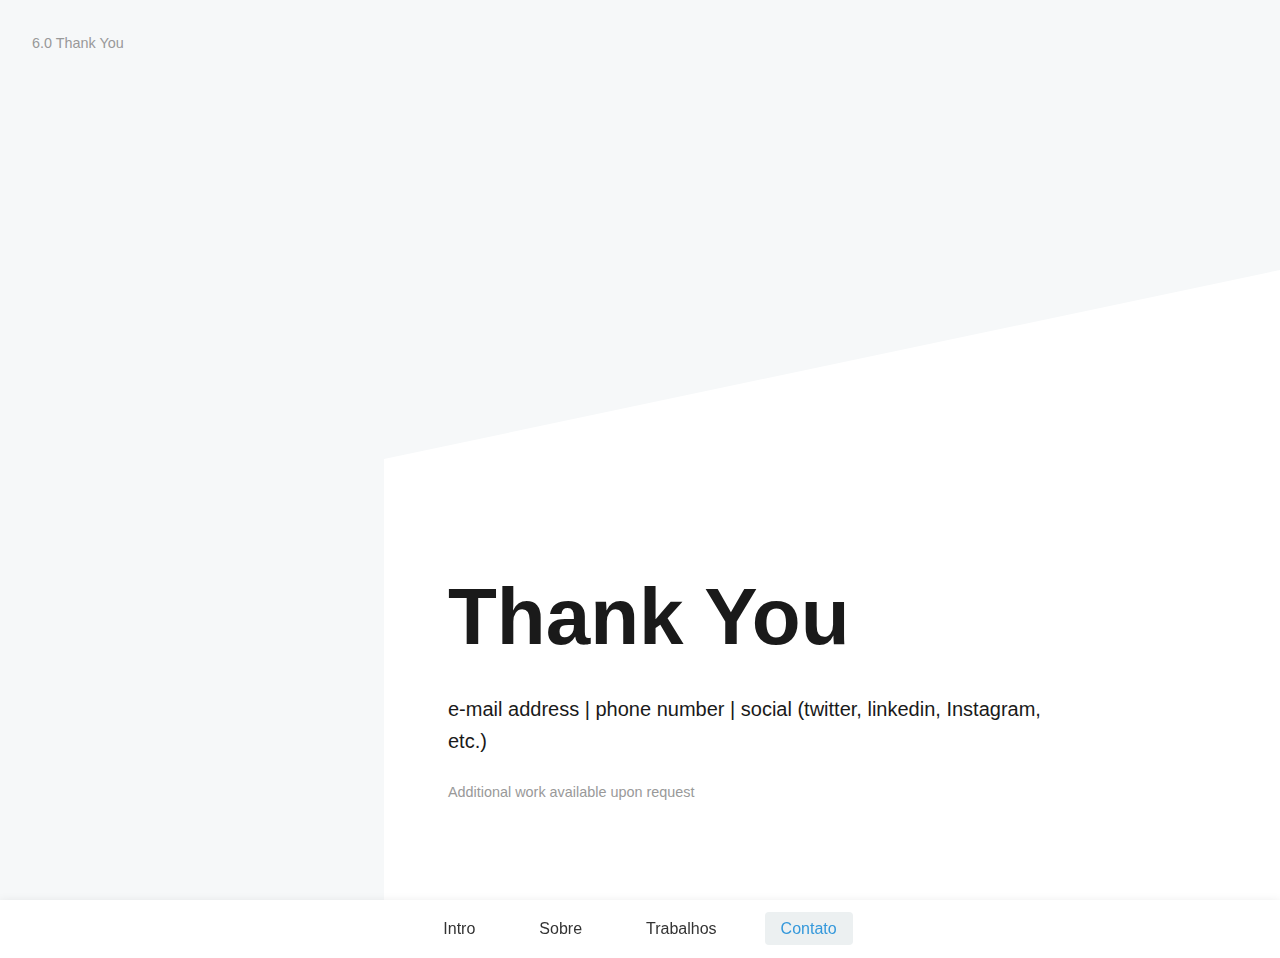
<file: pages/thank-you.html>
<!DOCTYPE html>
<html lang="pt-BR">
<head>
    <meta charset="UTF-8">
    <meta name="viewport" content="width=device-width, initial-scale=1.0">
    <title>Contato - Portfolio Leeksxy</title>
    <link rel="stylesheet" href="css/style.css">
</head>
<body>
    <!-- 4. Closing -->
    <section class="closing-section">
        <div class="closing-label">6.0 Thank You</div>
        <div class="closing-diagonal-area">
            <div class="closing-content">
                <h1 class="closing-title">Thank You</h1>
                <p class="contact-info-line">
                    e-mail address | phone number | social (twitter, linkedin, Instagram, etc.)
                </p>
                <p class="contact-additional">
                    Additional work available upon request
                </p>
            </div>
        </div>
    </section>

    <!-- Navigation -->
    <nav class="main-nav">
        <ul>
            <li><a href="index.html">Intro</a></li>
            <li><a href="about.html">Sobre</a></li>
            <li><a href="my-work.html">Trabalhos</a></li>
            <li><a href="thank-you.html" class="active">Contato</a></li>
        </ul>
    </nav>

    <script src="js/codigo.js"></script>
</body>
</html>
</file>
<file: css/style.css>
/* Reset e Variáveis */
* {
    margin: 0;
    padding: 0;
    box-sizing: border-box;
}

:root {
    --primary-color: #2c3e50;
    --secondary-color: #3498db;
    --accent-color: #e74c3c;
    --text-color: #333;
    --bg-color: #f5f5f5;
    --white: #ffffff;
    --light-gray: #ecf0f1;
    --border-color: #ddd;
    --shadow: 0 2px 10px rgba(0, 0, 0, 0.1);
    --transition: all 0.3s ease;
}

body {
    font-family: -apple-system, BlinkMacSystemFont, 'Segoe UI', Roboto, 'Helvetica Neue', Arial, sans-serif;
    line-height: 1.6;
    color: var(--text-color);
    background-color: var(--bg-color);
}

.container {
    max-width: 1200px;
    margin: 0 auto;
    padding: 2rem;
}

/* Navigation */
.main-nav {
    background-color: var(--white);
    box-shadow: var(--shadow);
    position: sticky;
    top: 0;
    z-index: 1000;
    padding: 1rem 0;
}

.main-nav ul {
    list-style: none;
    display: flex;
    justify-content: center;
    gap: 2rem;
    flex-wrap: wrap;
}

.main-nav a {
    text-decoration: none;
    color: var(--text-color);
    font-weight: 500;
    padding: 0.5rem 1rem;
    border-radius: 4px;
    transition: var(--transition);
}

.main-nav a:hover,
.main-nav a.active {
    color: var(--secondary-color);
    background-color: var(--light-gray);
}

/* Intro Section */
.intro-section {
    min-height: 100vh;
    position: relative;
    background-color: #F6F8F9;
    overflow: hidden;
}

.intro-label {
    position: absolute;
    top: 2rem;
    left: 2rem;
    color: #999;
    font-size: 0.9rem;
    font-weight: 300;
    z-index: 1;
}

.intro-diagonal-area {
    position: absolute;
    bottom: 0;
    right: 0;
    width: 70%;
    height: 70%;
    background-color: var(--white);
    clip-path: polygon(0 30%, 100% 0, 100% 100%, 0 100%);
    display: flex;
    align-items: flex-end;
    justify-content: flex-start;
    padding: 0 0 10rem 4rem;
    z-index: 0;
    overflow: visible;
}

.intro-content {
    max-width: 600px;
    position: relative;
    z-index: 2;
    margin-bottom: 0;
    padding-top: 2rem;
}

.intro-content h1 {
    display: block !important;
    visibility: visible !important;
    opacity: 1 !important;
    margin: 0 !important;
    padding: 0 !important;
    white-space: normal;
    word-wrap: break-word;
}

.intro-selected-work {
    font-size: 0.75rem;
    font-weight: 300;
    color: #999;
    margin-bottom: 1rem;
    letter-spacing: 0.05em;
    text-transform: uppercase;
}

.intro-name {
    font-size: 4.5rem;
    font-weight: 700;
    color: #1a1a1a !important;
    margin-bottom: 0.5rem !important;
    margin-top: 0 !important;
    padding: 0 !important;
    line-height: 1.1 !important;
    font-family: -apple-system, BlinkMacSystemFont, 'Segoe UI', Roboto, 'Helvetica Neue', Arial, sans-serif !important;
    display: block !important;
    visibility: visible !important;
    opacity: 1 !important;
    position: relative !important;
    z-index: 10 !important;
    width: 100% !important;
    height: auto !important;
    text-rendering: optimizeLegibility;
    -webkit-font-smoothing: antialiased;
    overflow: visible !important;
    text-overflow: clip !important;
}

.intro-subtitle {
    font-size: 1.25rem;
    font-weight: 400;
    color: #1a1a1a;
    line-height: 1.4;
    display: block;
}

/* About Section */
.about-section {
    padding: 4rem 0;
}

.section-title {
    font-size: 2.5rem;
    margin-bottom: 1rem;
    color: var(--primary-color);
}

.section-description {
    font-size: 1.1rem;
    margin-bottom: 3rem;
    color: #666;
    max-width: 800px;
}

.subsection-title {
    font-size: 2rem;
    margin-bottom: 1.5rem;
    color: var(--primary-color);
}

/* Expertise Section */
.expertise-section {
    margin-bottom: 4rem;
}

.expertise-grid {
    display: grid;
    grid-template-columns: 1fr 1fr;
    gap: 2rem;
    margin-bottom: 3rem;
}

.expertise-text {
    background-color: var(--white);
    padding: 2rem;
    border-radius: 8px;
    box-shadow: var(--shadow);
}

.expertise-roles {
    display: grid;
    grid-template-columns: repeat(2, 1fr);
    gap: 1rem;
}

.role-card {
    background-color: var(--white);
    padding: 1.5rem;
    border-radius: 8px;
    box-shadow: var(--shadow);
    transition: var(--transition);
}

.role-card:hover {
    transform: translateY(-5px);
    box-shadow: 0 4px 15px rgba(0, 0, 0, 0.15);
}

.role-card h4 {
    color: var(--secondary-color);
    margin-bottom: 0.5rem;
}

/* Expertise Alternative */
.expertise-alternative {
    margin-bottom: 4rem;
}

.expertise-three-up {
    display: grid;
    grid-template-columns: repeat(3, 1fr);
    gap: 2rem;
}

.expertise-item {
    background-color: var(--white);
    padding: 2rem;
    border-radius: 8px;
    box-shadow: var(--shadow);
    text-align: center;
}

.expertise-image-placeholder {
    width: 100%;
    aspect-ratio: 1;
    background-color: var(--light-gray);
    border: 2px dashed var(--border-color);
    display: flex;
    align-items: center;
    justify-content: center;
    margin-bottom: 1rem;
    border-radius: 8px;
    color: #999;
    font-weight: 500;
}

.expertise-item h4 {
    color: var(--primary-color);
    margin-bottom: 1rem;
    font-size: 0.9rem;
}

.expertise-item ul {
    list-style: none;
    text-align: left;
}

.expertise-item li {
    padding: 0.3rem 0;
    color: #666;
}

.expertise-item li:before {
    content: "• ";
    color: var(--secondary-color);
    font-weight: bold;
}

/* Hobbies Section */
.hobbies-section {
    margin-bottom: 4rem;
}

.hobbies-grid {
    display: grid;
    grid-template-columns: repeat(4, 1fr);
    grid-template-rows: repeat(3, 200px);
    gap: 1rem;
}

.hobby-item.large {
    grid-column: span 2;
    grid-row: span 2;
}

.hobby-item.medium {
    grid-column: span 1;
    grid-row: span 1;
}

.hobby-item.small {
    grid-column: span 1;
    grid-row: span 1;
}

.hobby-image-placeholder {
    width: 100%;
    height: 100%;
    background-color: var(--light-gray);
    border: 2px dashed var(--border-color);
    display: flex;
    align-items: center;
    justify-content: center;
    border-radius: 8px;
    color: #999;
    font-weight: 500;
    transition: var(--transition);
}

.hobby-image-placeholder:hover {
    background-color: #d5dbdb;
    border-color: var(--secondary-color);
}

.hobby-image-placeholder.vertical {
    min-height: 200px;
    margin-bottom: 1rem;
}

/* Hobbies Sidebar */
.hobbies-sidebar-section {
    margin-bottom: 4rem;
}

.hobbies-sidebar {
    display: grid;
    grid-template-columns: 1fr 1fr;
    gap: 3rem;
    align-items: start;
}

.hobbies-text {
    background-color: var(--white);
    padding: 2rem;
    border-radius: 8px;
    box-shadow: var(--shadow);
}

.hobbies-images {
    display: flex;
    flex-direction: column;
    gap: 1rem;
}

/* Work Section */
.work-section {
    padding: 4rem 0;
}

.company-intro {
    margin-bottom: 4rem;
}

.company-content {
    display: grid;
    grid-template-columns: 1fr 1fr;
    gap: 2rem;
    align-items: center;
}

.company-text {
    background-color: var(--white);
    padding: 2rem;
    border-radius: 8px;
    box-shadow: var(--shadow);
}

.company-image-placeholder {
    width: 100%;
    aspect-ratio: 16/9;
    background-color: var(--light-gray);
    border: 2px dashed var(--border-color);
    display: flex;
    align-items: center;
    justify-content: center;
    border-radius: 8px;
    color: #999;
    font-weight: 500;
}

/* Role at Company */
.role-at-company {
    margin-bottom: 4rem;
}

.role-description {
    font-size: 1.1rem;
    margin-bottom: 2rem;
    color: #666;
    font-style: italic;
}

.role-images {
    display: grid;
    grid-template-columns: repeat(2, 1fr);
    gap: 1rem;
    margin-bottom: 2rem;
}

.role-image-placeholder {
    width: 100%;
    aspect-ratio: 16/9;
    background-color: var(--light-gray);
    border: 2px dashed var(--border-color);
    display: flex;
    align-items: center;
    justify-content: center;
    border-radius: 8px;
    color: #999;
    font-weight: 500;
    text-align: center;
    padding: 1rem;
}

.project-breakdown {
    display: grid;
    grid-template-columns: repeat(2, 1fr);
    gap: 2rem;
}

.breakdown-item {
    background-color: var(--white);
    padding: 2rem;
    border-radius: 8px;
    box-shadow: var(--shadow);
}

.breakdown-item h4 {
    color: var(--secondary-color);
    margin-bottom: 1rem;
    font-size: 0.9rem;
}

.breakdown-item ul {
    list-style: none;
}

.breakdown-item li {
    padding: 0.5rem 0;
    color: #666;
}

.breakdown-item li:before {
    content: "• ";
    color: var(--secondary-color);
    font-weight: bold;
}

/* Project Description */
.project-description {
    margin-bottom: 4rem;
}

.project-content {
    display: grid;
    grid-template-columns: 1fr 1fr;
    gap: 2rem;
}

.project-info {
    display: flex;
    flex-direction: column;
    gap: 1.5rem;
}

.info-section {
    background-color: var(--white);
    padding: 1.5rem;
    border-radius: 8px;
    box-shadow: var(--shadow);
}

.info-section h4 {
    color: var(--secondary-color);
    margin-bottom: 0.5rem;
    font-size: 0.9rem;
}

.project-image-placeholder {
    width: 100%;
    aspect-ratio: 16/9;
    background-color: var(--light-gray);
    border: 3px solid var(--secondary-color);
    display: flex;
    align-items: center;
    justify-content: center;
    border-radius: 8px;
    color: #999;
    font-weight: 500;
    text-align: center;
    padding: 1rem;
}

/* Project Process */
.project-process {
    margin-bottom: 4rem;
}

.process-grid {
    display: grid;
    grid-template-columns: repeat(3, 1fr);
    gap: 2rem;
}

.process-item {
    background-color: var(--white);
    padding: 2rem;
    border-radius: 8px;
    box-shadow: var(--shadow);
    text-align: center;
}

.process-image-placeholder {
    width: 100%;
    aspect-ratio: 1;
    background-color: var(--light-gray);
    border: 2px dashed var(--border-color);
    display: flex;
    align-items: center;
    justify-content: center;
    margin-bottom: 1rem;
    border-radius: 8px;
    color: #999;
    font-weight: 500;
}

.process-item h4 {
    color: var(--primary-color);
    margin-bottom: 0.5rem;
    font-size: 0.9rem;
}

.process-two-up {
    display: grid;
    grid-template-columns: repeat(2, 1fr);
    gap: 2rem;
}

.process-item-large {
    background-color: var(--white);
    padding: 2rem;
    border-radius: 8px;
    box-shadow: var(--shadow);
}

.process-item-large .process-image-placeholder {
    margin-bottom: 1.5rem;
}

.process-item-large h4 {
    color: var(--primary-color);
    margin-bottom: 0.5rem;
    font-size: 0.9rem;
}

/* Prototype Grid */
.prototype-grid {
    display: grid;
    grid-template-columns: repeat(4, 1fr);
    gap: 1rem;
}

.prototype-item {
    background-color: var(--white);
    padding: 1rem;
    border-radius: 8px;
    box-shadow: var(--shadow);
}

.prototype-image-placeholder {
    width: 100%;
    aspect-ratio: 1;
    background-color: var(--light-gray);
    border: 2px dashed var(--border-color);
    display: flex;
    align-items: center;
    justify-content: center;
    border-radius: 8px;
    color: #999;
    font-weight: 500;
    font-size: 0.9rem;
}

/* Before and After Section */
.before-after-section {
    margin-bottom: 4rem;
}

.before-after-content {
    display: grid;
    grid-template-columns: repeat(2, 1fr);
    gap: 3rem;
    margin-top: 2rem;
}

.before-after-item {
    background-color: var(--white);
    padding: 2rem;
    border-radius: 8px;
    box-shadow: var(--shadow);
    text-align: center;
}

.before-after-item h4 {
    color: var(--primary-color);
    font-size: 1.5rem;
    margin-bottom: 1.5rem;
    font-weight: 700;
}

.before-after-image-placeholder {
    width: 100%;
    aspect-ratio: 16/9;
    background-color: var(--light-gray);
    border: 2px dashed var(--border-color);
    display: flex;
    align-items: center;
    justify-content: center;
    border-radius: 8px;
    color: #999;
    font-weight: 500;
    text-align: center;
    padding: 1rem;
    margin-bottom: 1.5rem;
    transition: var(--transition);
}

.before-after-image-placeholder:hover {
    border-color: var(--secondary-color);
    background-color: #e8f4f8;
}

.before-after-description {
    color: #666;
    line-height: 1.6;
    text-align: left;
}

/* Project Output */
.project-output {
    margin-bottom: 4rem;
}

.output-content {
    display: grid;
    grid-template-columns: 2fr 1fr;
    gap: 2rem;
}

.output-images {
    display: grid;
    grid-template-columns: repeat(2, 1fr);
    gap: 1rem;
}

.output-image-placeholder {
    width: 100%;
    aspect-ratio: 16/9;
    background-color: var(--light-gray);
    border: 2px dashed var(--border-color);
    display: flex;
    align-items: center;
    justify-content: center;
    border-radius: 8px;
    color: #999;
    font-weight: 500;
    text-align: center;
    padding: 1rem;
}

.output-info {
    display: flex;
    flex-direction: column;
    gap: 1.5rem;
}

.final-concept-grid {
    display: grid;
    grid-template-columns: repeat(3, 1fr);
    gap: 1rem;
}

.concept-item {
    background-color: var(--white);
    padding: 1rem;
    border-radius: 8px;
    box-shadow: var(--shadow);
}

.concept-image-placeholder {
    width: 100%;
    aspect-ratio: 16/9;
    background-color: var(--light-gray);
    border: 2px dashed var(--border-color);
    display: flex;
    align-items: center;
    justify-content: center;
    border-radius: 8px;
    color: #999;
    font-weight: 500;
    text-align: center;
    padding: 1rem;
}

/* Final Design Grid */
.final-design-grid {
    display: grid;
    grid-template-columns: repeat(3, 1fr);
    gap: 2rem;
    margin-top: 2rem;
}

.final-design-item {
    background-color: var(--white);
    padding: 1.5rem;
    border-radius: 8px;
    box-shadow: var(--shadow);
    transition: var(--transition);
}

.final-design-item:hover {
    transform: translateY(-5px);
    box-shadow: 0 4px 15px rgba(0, 0, 0, 0.15);
}

.final-design-image-placeholder {
    width: 100%;
    aspect-ratio: 16/9;
    background-color: var(--light-gray);
    border: 2px solid var(--secondary-color);
    display: flex;
    align-items: center;
    justify-content: center;
    border-radius: 8px;
    color: #999;
    font-weight: 500;
    text-align: center;
    padding: 1rem;
    margin-bottom: 1rem;
}

.final-design-caption {
    color: #666;
    font-size: 0.9rem;
    text-align: center;
    margin: 0;
}

/* Necklace Gallery */
.necklace-gallery {
    margin-bottom: 4rem;
}

.necklace-grid {
    display: grid;
    grid-template-columns: repeat(3, 1fr);
    gap: 2rem;
    margin-top: 2rem;
}

.necklace-item {
    background-color: var(--white);
    border-radius: 8px;
    box-shadow: var(--shadow);
    overflow: hidden;
    transition: var(--transition);
}

.necklace-item:hover {
    transform: translateY(-5px);
    box-shadow: 0 4px 15px rgba(0, 0, 0, 0.15);
}

.necklace-image {
    width: 100%;
    aspect-ratio: 1;
    overflow: hidden;
    background-color: var(--light-gray);
    position: relative;
}

.necklace-image img {
    width: 100%;
    height: 100%;
    object-fit: cover;
    transition: var(--transition);
}

.necklace-item:hover .necklace-image img {
    transform: scale(1.05);
}

.necklace-placeholder {
    width: 100%;
    height: 100%;
    display: flex;
    align-items: center;
    justify-content: center;
    background-color: var(--light-gray);
    border: 2px dashed var(--border-color);
    color: #999;
    font-weight: 500;
}

.necklace-info {
    padding: 1.5rem;
}

.necklace-info h4 {
    color: var(--primary-color);
    margin-bottom: 0.5rem;
    font-size: 1.1rem;
}

.necklace-info p {
    color: #666;
    font-size: 0.9rem;
    margin: 0;
}

/* Styles Section */
.styles-section {
    margin-bottom: 4rem;
}

.styles-grid {
    display: grid;
    grid-template-columns: repeat(3, 1fr);
    gap: 2rem;
    margin-top: 2rem;
}

.style-item {
    background-color: var(--white);
    padding: 2rem;
    border-radius: 8px;
    box-shadow: var(--shadow);
    text-align: center;
    transition: var(--transition);
}

.style-item:hover {
    transform: translateY(-5px);
    box-shadow: 0 4px 15px rgba(0, 0, 0, 0.15);
}

.style-image-placeholder {
    width: 100%;
    aspect-ratio: 1;
    background-color: var(--light-gray);
    border: 2px dashed var(--border-color);
    display: flex;
    align-items: center;
    justify-content: center;
    margin-bottom: 1.5rem;
    border-radius: 8px;
    color: #999;
    font-weight: 500;
    font-size: 1.2rem;
}

.style-item h4 {
    color: var(--primary-color);
    margin-bottom: 0.5rem;
    font-size: 1.2rem;
}

.style-item p {
    color: #666;
    font-size: 0.95rem;
    line-height: 1.6;
}

/* Testimonial */
.testimonial-section {
    margin-bottom: 4rem;
}

.testimonial-content {
    display: grid;
    grid-template-columns: 1fr 1fr;
    gap: 2rem;
    align-items: center;
}

.testimonial-text {
    background-color: var(--white);
    padding: 2rem;
    border-radius: 8px;
    box-shadow: var(--shadow);
}

.testimonial-text blockquote {
    font-size: 1.2rem;
    font-style: italic;
    color: var(--primary-color);
    margin-bottom: 1rem;
    line-height: 1.8;
}

.testimonial-author {
    color: #666;
    font-weight: 500;
}

.testimonial-image-placeholder {
    width: 100%;
    aspect-ratio: 4/5;
    background-color: var(--light-gray);
    border: 2px dashed var(--border-color);
    display: flex;
    align-items: center;
    justify-content: center;
    border-radius: 8px;
    color: #999;
    font-weight: 500;
    text-align: center;
    padding: 1rem;
}

/* Closing Section */
.closing-section {
    min-height: 100vh;
    position: relative;
    background-color: #F6F8F9;
    overflow: hidden;
}

.closing-label {
    position: absolute;
    top: 2rem;
    left: 2rem;
    color: #999;
    font-size: 0.9rem;
    font-weight: 300;
    z-index: 1;
}

.closing-diagonal-area {
    position: absolute;
    bottom: 0;
    right: 0;
    width: 70%;
    height: 70%;
    background-color: var(--white);
    clip-path: polygon(0 30%, 100% 0, 100% 100%, 0 100%);
    display: flex;
    align-items: flex-end;
    justify-content: flex-start;
    padding: 0 0 6rem 4rem;
    z-index: 0;
    overflow: visible;
}

.closing-content {
    max-width: 600px;
    position: relative;
    z-index: 2;
}

.closing-title {
    font-size: 5rem;
    font-weight: 700;
    color: #1a1a1a;
    margin-bottom: 2rem;
    line-height: 1.1;
    font-family: -apple-system, BlinkMacSystemFont, 'Segoe UI', Roboto, 'Helvetica Neue', Arial, sans-serif;
    display: block;
}

.contact-info-line {
    font-size: 1.25rem;
    font-weight: 400;
    color: #1a1a1a;
    line-height: 1.6;
    margin-bottom: 1.5rem;
    display: block;
}

.contact-additional {
    font-size: 0.9rem;
    font-weight: 300;
    color: #999;
    line-height: 1.6;
    display: block;
    margin-top: 1rem;
}

/* Responsive Design */
@media (max-width: 1024px) {
    .expertise-grid,
    .company-content,
    .project-content,
    .output-content,
    .testimonial-content,
    .before-after-content {
        grid-template-columns: 1fr;
    }

    .expertise-three-up,
    .process-grid,
    .final-concept-grid,
    .final-design-grid,
    .necklace-grid,
    .styles-grid {
        grid-template-columns: repeat(2, 1fr);
    }

    .hobbies-grid {
        grid-template-columns: repeat(2, 1fr);
        grid-template-rows: auto;
    }

    .hobby-item.large {
        grid-column: span 2;
        grid-row: span 1;
    }
}

@media (max-width: 768px) {
    .intro-diagonal-area {
        width: 85%;
        height: 60%;
        padding: 0 0 2rem 2rem;
        clip-path: polygon(0 20%, 100% 0, 100% 100%, 0 100%);
    }

    .intro-name {
        font-size: 3rem;
    }

    .intro-subtitle {
        font-size: 1rem;
    }

    .intro-selected-work {
        font-size: 0.65rem;
    }

    .section-title {
        font-size: 2rem;
    }

    .expertise-three-up,
    .process-grid,
    .prototype-grid,
    .final-concept-grid,
    .final-design-grid,
    .necklace-grid,
    .styles-grid {
        grid-template-columns: 1fr;
    }

    .expertise-roles {
        grid-template-columns: 1fr;
    }

    .hobbies-grid {
        grid-template-columns: 1fr;
    }

    .hobbies-sidebar {
        grid-template-columns: 1fr;
    }

    .role-images,
    .output-images {
        grid-template-columns: 1fr;
    }

    .closing-diagonal-area {
        width: 85%;
        height: 60%;
        padding: 0 0 2rem 2rem;
        clip-path: polygon(0 20%, 100% 0, 100% 100%, 0 100%);
    }

    .closing-title {
        font-size: 3rem;
    }

    .contact-info-line {
        font-size: 1rem;
    }

    .contact-additional {
        font-size: 0.8rem;
    }

    .main-nav ul {
        gap: 1rem;
    }

    .main-nav a {
        padding: 0.5rem;
        font-size: 0.9rem;
    }
}

@media (max-width: 480px) {
    .container {
        padding: 1rem;
    }

    .intro-diagonal-area {
        width: 100%;
        height: 50%;
        padding: 0 0 1.5rem 1.5rem;
        clip-path: polygon(0 15%, 100% 0, 100% 100%, 0 100%);
    }

    .intro-name {
        font-size: 2.5rem;
    }

    .intro-subtitle {
        font-size: 0.9rem;
    }

    .intro-label {
        top: 1rem;
        left: 1rem;
        font-size: 0.8rem;
    }

    .closing-diagonal-area {
        width: 100%;
        height: 50%;
        padding: 0 0 1.5rem 1.5rem;
        clip-path: polygon(0 15%, 100% 0, 100% 100%, 0 100%);
    }

    .closing-title {
        font-size: 2.5rem;
    }

    .contact-info-line {
        font-size: 0.9rem;
    }

    .contact-additional {
        font-size: 0.75rem;
    }

    .closing-label {
        top: 1rem;
        left: 1rem;
        font-size: 0.8rem;
    }

    .contact-info-line {
        font-size: 1rem;
    }

    .contact-additional {
        font-size: 0.8rem;
    }

    .contact-info {
        padding: 2rem 1rem;
    }
}
</file>
<file: pages/css/style.css>
/* Reset e Variáveis */
* {
    margin: 0;
    padding: 0;
    box-sizing: border-box;
}

:root {
    --primary-color: #2c3e50;
    --secondary-color: #3498db;
    --accent-color: #e74c3c;
    --text-color: #333;
    --bg-color: #f5f5f5;
    --white: #ffffff;
    --light-gray: #ecf0f1;
    --border-color: #ddd;
    --shadow: 0 2px 10px rgba(0, 0, 0, 0.1);
    --transition: all 0.3s ease;
}

body {
    font-family: -apple-system, BlinkMacSystemFont, 'Segoe UI', Roboto, 'Helvetica Neue', Arial, sans-serif;
    line-height: 1.6;
    color: var(--text-color);
    background-color: var(--bg-color);
}

.container {
    max-width: 1200px;
    margin: 0 auto;
    padding: 2rem;
}

/* Navigation */
.main-nav {
    background-color: var(--white);
    box-shadow: var(--shadow);
    position: sticky;
    top: 0;
    z-index: 1000;
    padding: 1rem 0;
}

.main-nav ul {
    list-style: none;
    display: flex;
    justify-content: center;
    gap: 2rem;
    flex-wrap: wrap;
}

.main-nav a {
    text-decoration: none;
    color: var(--text-color);
    font-weight: 500;
    padding: 0.5rem 1rem;
    border-radius: 4px;
    transition: var(--transition);
}

.main-nav a:hover,
.main-nav a.active {
    color: var(--secondary-color);
    background-color: var(--light-gray);
}

/* Intro Section */
.intro-section {
    min-height: 100vh;
    position: relative;
    background-color: #F6F8F9;
    overflow: hidden;
}

.intro-label {
    position: absolute;
    top: 2rem;
    left: 2rem;
    color: #999;
    font-size: 0.9rem;
    font-weight: 300;
    z-index: 1;
}

.intro-diagonal-area {
    position: absolute;
    bottom: 0;
    right: 0;
    width: 70%;
    height: 70%;
    background-color: var(--white);
    clip-path: polygon(0 30%, 100% 0, 100% 100%, 0 100%);
    display: flex;
    align-items: flex-end;
    justify-content: flex-start;
    padding: 0 0 10rem 4rem;
    z-index: 0;
    overflow: visible;
}

.intro-content {
    max-width: 600px;
    position: relative;
    z-index: 2;
    margin-bottom: 0;
    padding-top: 2rem;
}

.intro-content h1 {
    display: block !important;
    visibility: visible !important;
    opacity: 1 !important;
    margin: 0 !important;
    padding: 0 !important;
    white-space: normal;
    word-wrap: break-word;
}

.intro-selected-work {
    font-size: 0.75rem;
    font-weight: 300;
    color: #999;
    margin-bottom: 1rem;
    letter-spacing: 0.05em;
    text-transform: uppercase;
}

.intro-name {
    font-size: 4.5rem;
    font-weight: 700;
    color: #1a1a1a !important;
    margin-bottom: 0.5rem !important;
    margin-top: 0 !important;
    padding: 0 !important;
    line-height: 1.1 !important;
    font-family: -apple-system, BlinkMacSystemFont, 'Segoe UI', Roboto, 'Helvetica Neue', Arial, sans-serif !important;
    display: block !important;
    visibility: visible !important;
    opacity: 1 !important;
    position: relative !important;
    z-index: 10 !important;
    width: 100% !important;
    height: auto !important;
    text-rendering: optimizeLegibility;
    -webkit-font-smoothing: antialiased;
    overflow: visible !important;
    text-overflow: clip !important;
}

.intro-subtitle {
    font-size: 1.25rem;
    font-weight: 400;
    color: #1a1a1a;
    line-height: 1.4;
    display: block;
}

/* About Section */
.about-section {
    padding: 4rem 0;
}

.section-title {
    font-size: 2.5rem;
    margin-bottom: 1rem;
    color: var(--primary-color);
}

.section-description {
    font-size: 1.1rem;
    margin-bottom: 3rem;
    color: #666;
    max-width: 800px;
}

.subsection-title {
    font-size: 2rem;
    margin-bottom: 1.5rem;
    color: var(--primary-color);
}

/* Expertise Section */
.expertise-section {
    margin-bottom: 4rem;
}

.expertise-grid {
    display: grid;
    grid-template-columns: 1fr 1fr;
    gap: 2rem;
    margin-bottom: 3rem;
}

.expertise-text {
    background-color: var(--white);
    padding: 2rem;
    border-radius: 8px;
    box-shadow: var(--shadow);
}

.expertise-roles {
    display: grid;
    grid-template-columns: repeat(2, 1fr);
    gap: 1rem;
}

.role-card {
    background-color: var(--white);
    padding: 1.5rem;
    border-radius: 8px;
    box-shadow: var(--shadow);
    transition: var(--transition);
}

.role-card:hover {
    transform: translateY(-5px);
    box-shadow: 0 4px 15px rgba(0, 0, 0, 0.15);
}

.role-card h4 {
    color: var(--secondary-color);
    margin-bottom: 0.5rem;
}

/* Expertise Alternative */
.expertise-alternative {
    margin-bottom: 4rem;
}

.expertise-three-up {
    display: grid;
    grid-template-columns: repeat(3, 1fr);
    gap: 2rem;
}

.expertise-item {
    background-color: var(--white);
    padding: 2rem;
    border-radius: 8px;
    box-shadow: var(--shadow);
    text-align: center;
}

.expertise-image-placeholder {
    width: 100%;
    aspect-ratio: 1;
    background-color: var(--light-gray);
    border: 2px dashed var(--border-color);
    display: flex;
    align-items: center;
    justify-content: center;
    margin-bottom: 1rem;
    border-radius: 8px;
    color: #999;
    font-weight: 500;
}

.expertise-item h4 {
    color: var(--primary-color);
    margin-bottom: 1rem;
    font-size: 0.9rem;
}

.expertise-item ul {
    list-style: none;
    text-align: left;
}

.expertise-item li {
    padding: 0.3rem 0;
    color: #666;
}

.expertise-item li:before {
    content: "• ";
    color: var(--secondary-color);
    font-weight: bold;
}

/* Hobbies Section */
.hobbies-section {
    margin-bottom: 4rem;
}

.hobbies-grid {
    display: grid;
    grid-template-columns: repeat(4, 1fr);
    grid-template-rows: repeat(3, 200px);
    gap: 1rem;
}

.hobby-item.large {
    grid-column: span 2;
    grid-row: span 2;
}

.hobby-item.medium {
    grid-column: span 1;
    grid-row: span 1;
}

.hobby-item.small {
    grid-column: span 1;
    grid-row: span 1;
}

.hobby-image-placeholder {
    width: 100%;
    height: 100%;
    background-color: var(--light-gray);
    border: 2px dashed var(--border-color);
    display: flex;
    align-items: center;
    justify-content: center;
    border-radius: 8px;
    color: #999;
    font-weight: 500;
    transition: var(--transition);
}

.hobby-image-placeholder:hover {
    background-color: #d5dbdb;
    border-color: var(--secondary-color);
}

.hobby-image-placeholder.vertical {
    min-height: 200px;
    margin-bottom: 1rem;
}

/* Hobbies Sidebar */
.hobbies-sidebar-section {
    margin-bottom: 4rem;
}

.hobbies-sidebar {
    display: grid;
    grid-template-columns: 1fr 1fr;
    gap: 3rem;
    align-items: start;
}

.hobbies-text {
    background-color: var(--white);
    padding: 2rem;
    border-radius: 8px;
    box-shadow: var(--shadow);
}

.hobbies-images {
    display: flex;
    flex-direction: column;
    gap: 1rem;
}

/* Work Section */
.work-section {
    padding: 4rem 0;
}

.company-intro {
    margin-bottom: 4rem;
}

.company-content {
    display: grid;
    grid-template-columns: 1fr 1fr;
    gap: 2rem;
    align-items: center;
}

.company-text {
    background-color: var(--white);
    padding: 2rem;
    border-radius: 8px;
    box-shadow: var(--shadow);
}

.company-image-placeholder {
    width: 100%;
    aspect-ratio: 16/9;
    background-color: var(--light-gray);
    border: 2px dashed var(--border-color);
    display: flex;
    align-items: center;
    justify-content: center;
    border-radius: 8px;
    color: #999;
    font-weight: 500;
}

/* Role at Company */
.role-at-company {
    margin-bottom: 4rem;
}

.role-description {
    font-size: 1.1rem;
    margin-bottom: 2rem;
    color: #666;
    font-style: italic;
}

.role-images {
    display: grid;
    grid-template-columns: repeat(2, 1fr);
    gap: 1rem;
    margin-bottom: 2rem;
}

.role-image-placeholder {
    width: 100%;
    aspect-ratio: 16/9;
    background-color: var(--light-gray);
    border: 2px dashed var(--border-color);
    display: flex;
    align-items: center;
    justify-content: center;
    border-radius: 8px;
    color: #999;
    font-weight: 500;
    text-align: center;
    padding: 1rem;
}

.project-breakdown {
    display: grid;
    grid-template-columns: repeat(2, 1fr);
    gap: 2rem;
}

.breakdown-item {
    background-color: var(--white);
    padding: 2rem;
    border-radius: 8px;
    box-shadow: var(--shadow);
}

.breakdown-item h4 {
    color: var(--secondary-color);
    margin-bottom: 1rem;
    font-size: 0.9rem;
}

.breakdown-item ul {
    list-style: none;
}

.breakdown-item li {
    padding: 0.5rem 0;
    color: #666;
}

.breakdown-item li:before {
    content: "• ";
    color: var(--secondary-color);
    font-weight: bold;
}

/* Project Description */
.project-description {
    margin-bottom: 4rem;
}

.project-content {
    display: grid;
    grid-template-columns: 1fr 1fr;
    gap: 2rem;
}

.project-info {
    display: flex;
    flex-direction: column;
    gap: 1.5rem;
}

.info-section {
    background-color: var(--white);
    padding: 1.5rem;
    border-radius: 8px;
    box-shadow: var(--shadow);
}

.info-section h4 {
    color: var(--secondary-color);
    margin-bottom: 0.5rem;
    font-size: 0.9rem;
}

.project-image-placeholder {
    width: 100%;
    aspect-ratio: 16/9;
    background-color: var(--light-gray);
    border: 3px solid var(--secondary-color);
    display: flex;
    align-items: center;
    justify-content: center;
    border-radius: 8px;
    color: #999;
    font-weight: 500;
    text-align: center;
    padding: 1rem;
}

/* Project Process */
.project-process {
    margin-bottom: 4rem;
}

.process-grid {
    display: grid;
    grid-template-columns: repeat(3, 1fr);
    gap: 2rem;
}

.process-item {
    background-color: var(--white);
    padding: 2rem;
    border-radius: 8px;
    box-shadow: var(--shadow);
    text-align: center;
}

.process-image-placeholder {
    width: 100%;
    aspect-ratio: 1;
    background-color: var(--light-gray);
    border: 2px dashed var(--border-color);
    display: flex;
    align-items: center;
    justify-content: center;
    margin-bottom: 1rem;
    border-radius: 8px;
    color: #999;
    font-weight: 500;
}

.process-item h4 {
    color: var(--primary-color);
    margin-bottom: 0.5rem;
    font-size: 0.9rem;
}

.process-two-up {
    display: grid;
    grid-template-columns: repeat(2, 1fr);
    gap: 2rem;
}

.process-item-large {
    background-color: var(--white);
    padding: 2rem;
    border-radius: 8px;
    box-shadow: var(--shadow);
}

.process-item-large .process-image-placeholder {
    margin-bottom: 1.5rem;
}

.process-item-large h4 {
    color: var(--primary-color);
    margin-bottom: 0.5rem;
    font-size: 0.9rem;
}

/* Prototype Grid */
.prototype-grid {
    display: grid;
    grid-template-columns: repeat(4, 1fr);
    gap: 1rem;
}

.prototype-item {
    background-color: var(--white);
    padding: 1rem;
    border-radius: 8px;
    box-shadow: var(--shadow);
}

.prototype-image-placeholder {
    width: 100%;
    aspect-ratio: 1;
    background-color: var(--light-gray);
    border: 2px dashed var(--border-color);
    display: flex;
    align-items: center;
    justify-content: center;
    border-radius: 8px;
    color: #999;
    font-weight: 500;
    font-size: 0.9rem;
}

/* Before and After Section */
.before-after-section {
    margin-bottom: 4rem;
}

.before-after-content {
    display: grid;
    grid-template-columns: repeat(2, 1fr);
    gap: 3rem;
    margin-top: 2rem;
}

.before-after-item {
    background-color: var(--white);
    padding: 2rem;
    border-radius: 8px;
    box-shadow: var(--shadow);
    text-align: center;
}

.before-after-item h4 {
    color: var(--primary-color);
    font-size: 1.5rem;
    margin-bottom: 1.5rem;
    font-weight: 700;
}

.before-after-image-placeholder {
    width: 100%;
    aspect-ratio: 16/9;
    background-color: var(--light-gray);
    border: 2px dashed var(--border-color);
    display: flex;
    align-items: center;
    justify-content: center;
    border-radius: 8px;
    color: #999;
    font-weight: 500;
    text-align: center;
    padding: 1rem;
    margin-bottom: 1.5rem;
    transition: var(--transition);
}

.before-after-image-placeholder:hover {
    border-color: var(--secondary-color);
    background-color: #e8f4f8;
}

.before-after-description {
    color: #666;
    line-height: 1.6;
    text-align: left;
}

/* Project Output */
.project-output {
    margin-bottom: 4rem;
}

.output-content {
    display: grid;
    grid-template-columns: 2fr 1fr;
    gap: 2rem;
}

.output-images {
    display: grid;
    grid-template-columns: repeat(2, 1fr);
    gap: 1rem;
}

.output-image-placeholder {
    width: 100%;
    aspect-ratio: 16/9;
    background-color: var(--light-gray);
    border: 2px dashed var(--border-color);
    display: flex;
    align-items: center;
    justify-content: center;
    border-radius: 8px;
    color: #999;
    font-weight: 500;
    text-align: center;
    padding: 1rem;
}

.output-info {
    display: flex;
    flex-direction: column;
    gap: 1.5rem;
}

.final-concept-grid {
    display: grid;
    grid-template-columns: repeat(3, 1fr);
    gap: 1rem;
}

.concept-item {
    background-color: var(--white);
    padding: 1rem;
    border-radius: 8px;
    box-shadow: var(--shadow);
}

.concept-image-placeholder {
    width: 100%;
    aspect-ratio: 16/9;
    background-color: var(--light-gray);
    border: 2px dashed var(--border-color);
    display: flex;
    align-items: center;
    justify-content: center;
    border-radius: 8px;
    color: #999;
    font-weight: 500;
    text-align: center;
    padding: 1rem;
}

/* Final Design Grid */
.final-design-grid {
    display: grid;
    grid-template-columns: repeat(3, 1fr);
    gap: 2rem;
    margin-top: 2rem;
}

.final-design-item {
    background-color: var(--white);
    padding: 1.5rem;
    border-radius: 8px;
    box-shadow: var(--shadow);
    transition: var(--transition);
}

.final-design-item:hover {
    transform: translateY(-5px);
    box-shadow: 0 4px 15px rgba(0, 0, 0, 0.15);
}

.final-design-image-placeholder {
    width: 100%;
    aspect-ratio: 16/9;
    background-color: var(--light-gray);
    border: 2px solid var(--secondary-color);
    display: flex;
    align-items: center;
    justify-content: center;
    border-radius: 8px;
    color: #999;
    font-weight: 500;
    text-align: center;
    padding: 1rem;
    margin-bottom: 1rem;
}

.final-design-caption {
    color: #666;
    font-size: 0.9rem;
    text-align: center;
    margin: 0;
}

/* Testimonial */
.testimonial-section {
    margin-bottom: 4rem;
}

.testimonial-content {
    display: grid;
    grid-template-columns: 1fr 1fr;
    gap: 2rem;
    align-items: center;
}

.testimonial-text {
    background-color: var(--white);
    padding: 2rem;
    border-radius: 8px;
    box-shadow: var(--shadow);
}

.testimonial-text blockquote {
    font-size: 1.2rem;
    font-style: italic;
    color: var(--primary-color);
    margin-bottom: 1rem;
    line-height: 1.8;
}

.testimonial-author {
    color: #666;
    font-weight: 500;
}

.testimonial-image-placeholder {
    width: 100%;
    aspect-ratio: 4/5;
    background-color: var(--light-gray);
    border: 2px dashed var(--border-color);
    display: flex;
    align-items: center;
    justify-content: center;
    border-radius: 8px;
    color: #999;
    font-weight: 500;
    text-align: center;
    padding: 1rem;
}

/* Closing Section */
.closing-section {
    min-height: 100vh;
    position: relative;
    background-color: #F6F8F9;
    overflow: hidden;
}

.closing-label {
    position: absolute;
    top: 2rem;
    left: 2rem;
    color: #999;
    font-size: 0.9rem;
    font-weight: 300;
    z-index: 1;
}

.closing-diagonal-area {
    position: absolute;
    bottom: 0;
    right: 0;
    width: 70%;
    height: 70%;
    background-color: var(--white);
    clip-path: polygon(0 30%, 100% 0, 100% 100%, 0 100%);
    display: flex;
    align-items: flex-end;
    justify-content: flex-start;
    padding: 0 0 6rem 4rem;
    z-index: 0;
    overflow: visible;
}

.closing-content {
    max-width: 600px;
    position: relative;
    z-index: 2;
}

.closing-title {
    font-size: 5rem;
    font-weight: 700;
    color: #1a1a1a;
    margin-bottom: 2rem;
    line-height: 1.1;
    font-family: -apple-system, BlinkMacSystemFont, 'Segoe UI', Roboto, 'Helvetica Neue', Arial, sans-serif;
    display: block;
}

.contact-info-line {
    font-size: 1.25rem;
    font-weight: 400;
    color: #1a1a1a;
    line-height: 1.6;
    margin-bottom: 1.5rem;
    display: block;
}

.contact-additional {
    font-size: 0.9rem;
    font-weight: 300;
    color: #999;
    line-height: 1.6;
    display: block;
    margin-top: 1rem;
}

/* Responsive Design */
@media (max-width: 1024px) {
    .expertise-grid,
    .company-content,
    .project-content,
    .output-content,
    .testimonial-content,
    .before-after-content {
        grid-template-columns: 1fr;
    }

    .expertise-three-up,
    .process-grid,
    .final-concept-grid,
    .final-design-grid {
        grid-template-columns: repeat(2, 1fr);
    }

    .hobbies-grid {
        grid-template-columns: repeat(2, 1fr);
        grid-template-rows: auto;
    }

    .hobby-item.large {
        grid-column: span 2;
        grid-row: span 1;
    }
}

@media (max-width: 768px) {
    .intro-diagonal-area {
        width: 85%;
        height: 60%;
        padding: 0 0 2rem 2rem;
        clip-path: polygon(0 20%, 100% 0, 100% 100%, 0 100%);
    }

    .intro-name {
        font-size: 3rem;
    }

    .intro-subtitle {
        font-size: 1rem;
    }

    .intro-selected-work {
        font-size: 0.65rem;
    }

    .section-title {
        font-size: 2rem;
    }

    .expertise-three-up,
    .process-grid,
    .prototype-grid,
    .final-concept-grid,
    .final-design-grid {
        grid-template-columns: 1fr;
    }

    .expertise-roles {
        grid-template-columns: 1fr;
    }

    .hobbies-grid {
        grid-template-columns: 1fr;
    }

    .hobbies-sidebar {
        grid-template-columns: 1fr;
    }

    .role-images,
    .output-images {
        grid-template-columns: 1fr;
    }

    .closing-diagonal-area {
        width: 85%;
        height: 60%;
        padding: 0 0 2rem 2rem;
        clip-path: polygon(0 20%, 100% 0, 100% 100%, 0 100%);
    }

    .closing-title {
        font-size: 3rem;
    }

    .contact-info-line {
        font-size: 1rem;
    }

    .contact-additional {
        font-size: 0.8rem;
    }

    .main-nav ul {
        gap: 1rem;
    }

    .main-nav a {
        padding: 0.5rem;
        font-size: 0.9rem;
    }
}

@media (max-width: 480px) {
    .container {
        padding: 1rem;
    }

    .intro-diagonal-area {
        width: 100%;
        height: 50%;
        padding: 0 0 1.5rem 1.5rem;
        clip-path: polygon(0 15%, 100% 0, 100% 100%, 0 100%);
    }

    .intro-name {
        font-size: 2.5rem;
    }

    .intro-subtitle {
        font-size: 0.9rem;
    }

    .intro-label {
        top: 1rem;
        left: 1rem;
        font-size: 0.8rem;
    }

    .closing-diagonal-area {
        width: 100%;
        height: 50%;
        padding: 0 0 1.5rem 1.5rem;
        clip-path: polygon(0 15%, 100% 0, 100% 100%, 0 100%);
    }

    .closing-title {
        font-size: 2.5rem;
    }

    .contact-info-line {
        font-size: 0.9rem;
    }

    .contact-additional {
        font-size: 0.75rem;
    }

    .closing-label {
        top: 1rem;
        left: 1rem;
        font-size: 0.8rem;
    }

    .contact-info-line {
        font-size: 1rem;
    }

    .contact-additional {
        font-size: 0.8rem;
    }

    .contact-info {
        padding: 2rem 1rem;
    }
}
</file>
